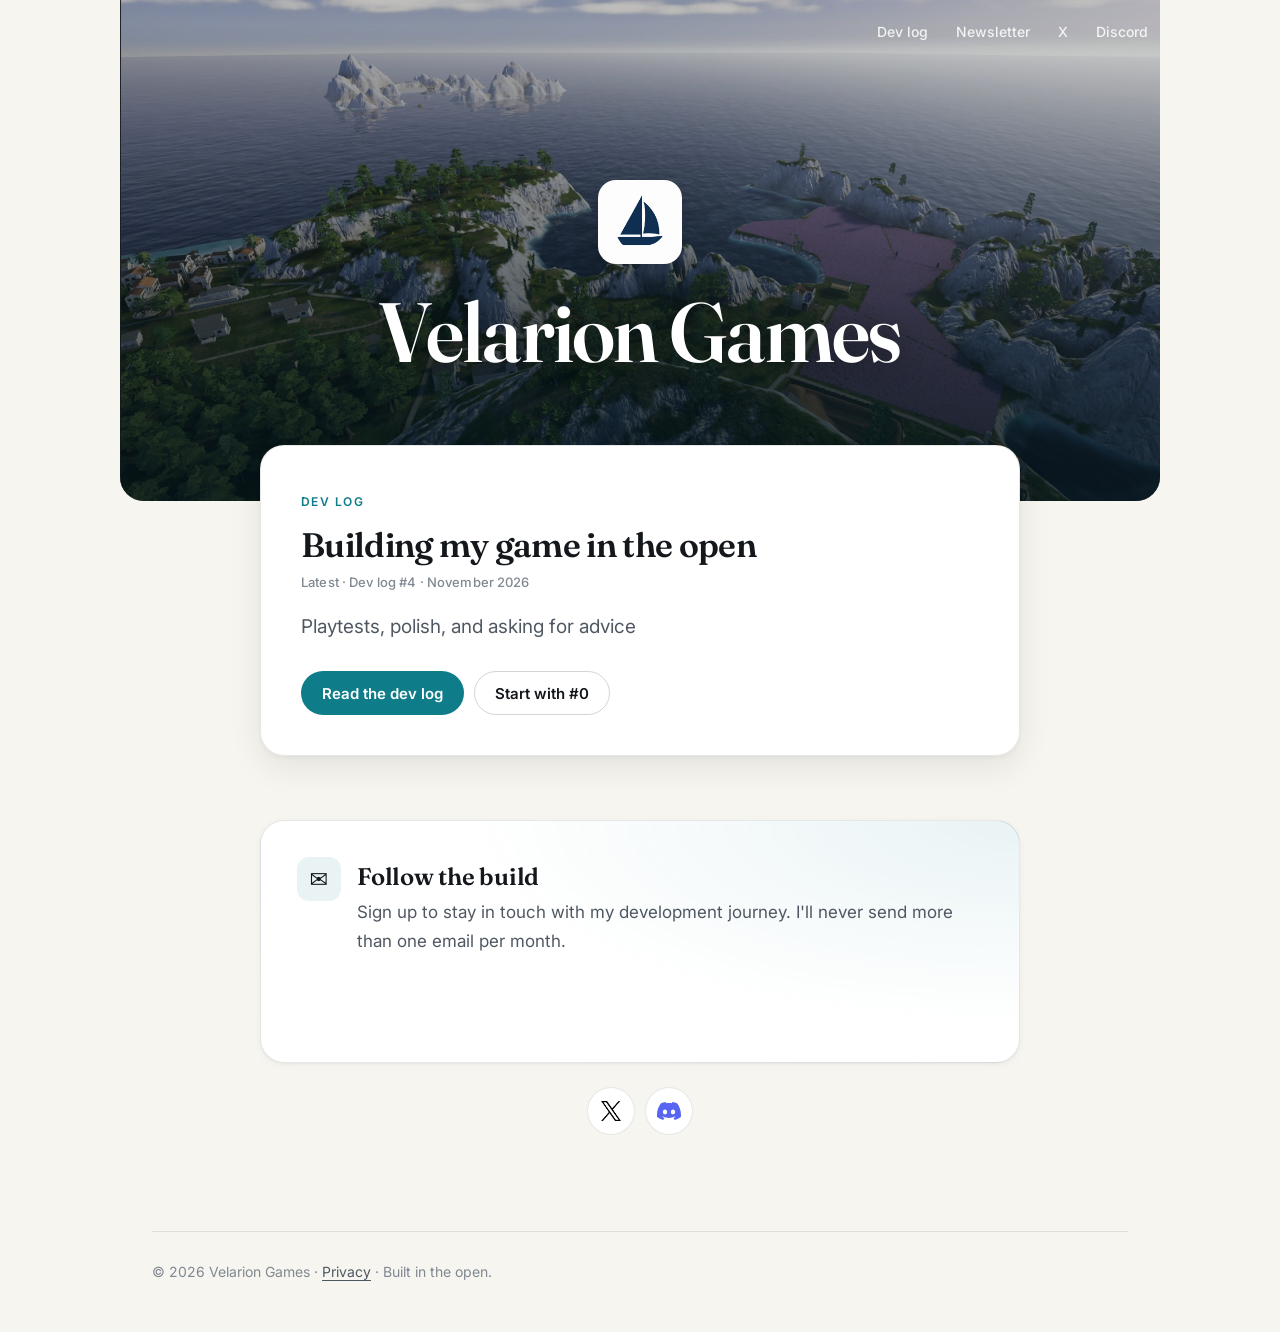
<file: index.html>
<!DOCTYPE html>
<html lang="en">
<head>
  <meta charset="UTF-8">
  <meta name="viewport" content="width=device-width, initial-scale=1">
  <title>Velarion Games</title>
  <meta name="description" content="Velarion Games - building a peaceful logistics island empire builder. Dev log, newsletter, and updates.">
  <link rel="icon" href="assets/velarionicon.png" type="image/png">
  <link rel="stylesheet" href="assets/styles.css">
  <!-- visitor stats: Umami, cookieless; see privacy.html -->
  <script defer src="https://cloud.umami.is/script.js" data-website-id="f9b09959-e14e-4fc7-bab5-a89dfbc5439d" data-domains="velarion.games"></script>
</head>
<body class="page-home">
  <header class="site-header">
    <nav aria-label="Site">
      <a href="devlog/">Dev log</a>
      <a href="#newsletter">Newsletter</a>
      <a href="https://x.com/VelarionGames" rel="noopener noreferrer">X</a>
      <a href="https://discord.gg/VWsafFcXDW" rel="noopener noreferrer">Discord</a>
    </nav>
  </header>
  <main class="notion-shell">
    <section class="notion-hero landing-hero">
      <h1>
        <img class="site-icon site-icon--hero" src="assets/velarionicon.png" alt="" width="48" height="48">
        Velarion Games
      </h1>
    </section>

    <section class="devlog-teaser" aria-labelledby="devlog-teaser-heading">
      <h2 id="devlog-teaser-heading" class="visually-hidden">Dev log</h2>
      <a class="post-link" href="devlog/posts/devlog-4.html">
        <span class="notion-eyebrow">Dev log</span>
        <h3>Building my game in the open</h3>
        <p class="post-meta">Latest · Dev log #4 · November 2026</p>
        <p>Playtests, polish, and asking for advice</p>
      </a>
      <div class="notion-button-group">
        <a class="notion-button" data-variant="secondary" href="devlog/">Read the dev log</a>
        <a class="notion-button" data-variant="tertiary" href="devlog/posts/devlog-0.html">Start with #0</a>
      </div>
    </section>

    <section id="newsletter">
      <div class="notion-callout" data-tone="blue">
        <div>✉️</div>
        <div>
          <strong>Follow the build</strong>
          <p>Sign up to stay in touch with my development journey. I'll never send more than one email per month.</p>
          <div class="form-embed"></div>
        </div>
      </div>
      <nav class="social-icons" aria-label="Social links">
        <a href="https://x.com/VelarionGames" rel="noopener noreferrer" aria-label="Velarion Games on X">
          <img src="assets/x-logo.png" alt="" width="24" height="24">
        </a>
        <a href="https://discord.gg/VWsafFcXDW" rel="noopener noreferrer" aria-label="Velarion Games on Discord">
          <img src="assets/discord-symbol.svg" alt="" width="28" height="22">
        </a>
      </nav>
    </section>

    <p class="notion-footer">© 2026 Velarion Games · <a href="/privacy.html">Privacy</a> · Built in the open.</p>
  </main>
  <script src="assets/newsletter.js" defer></script>
</body>
</html>
</file>
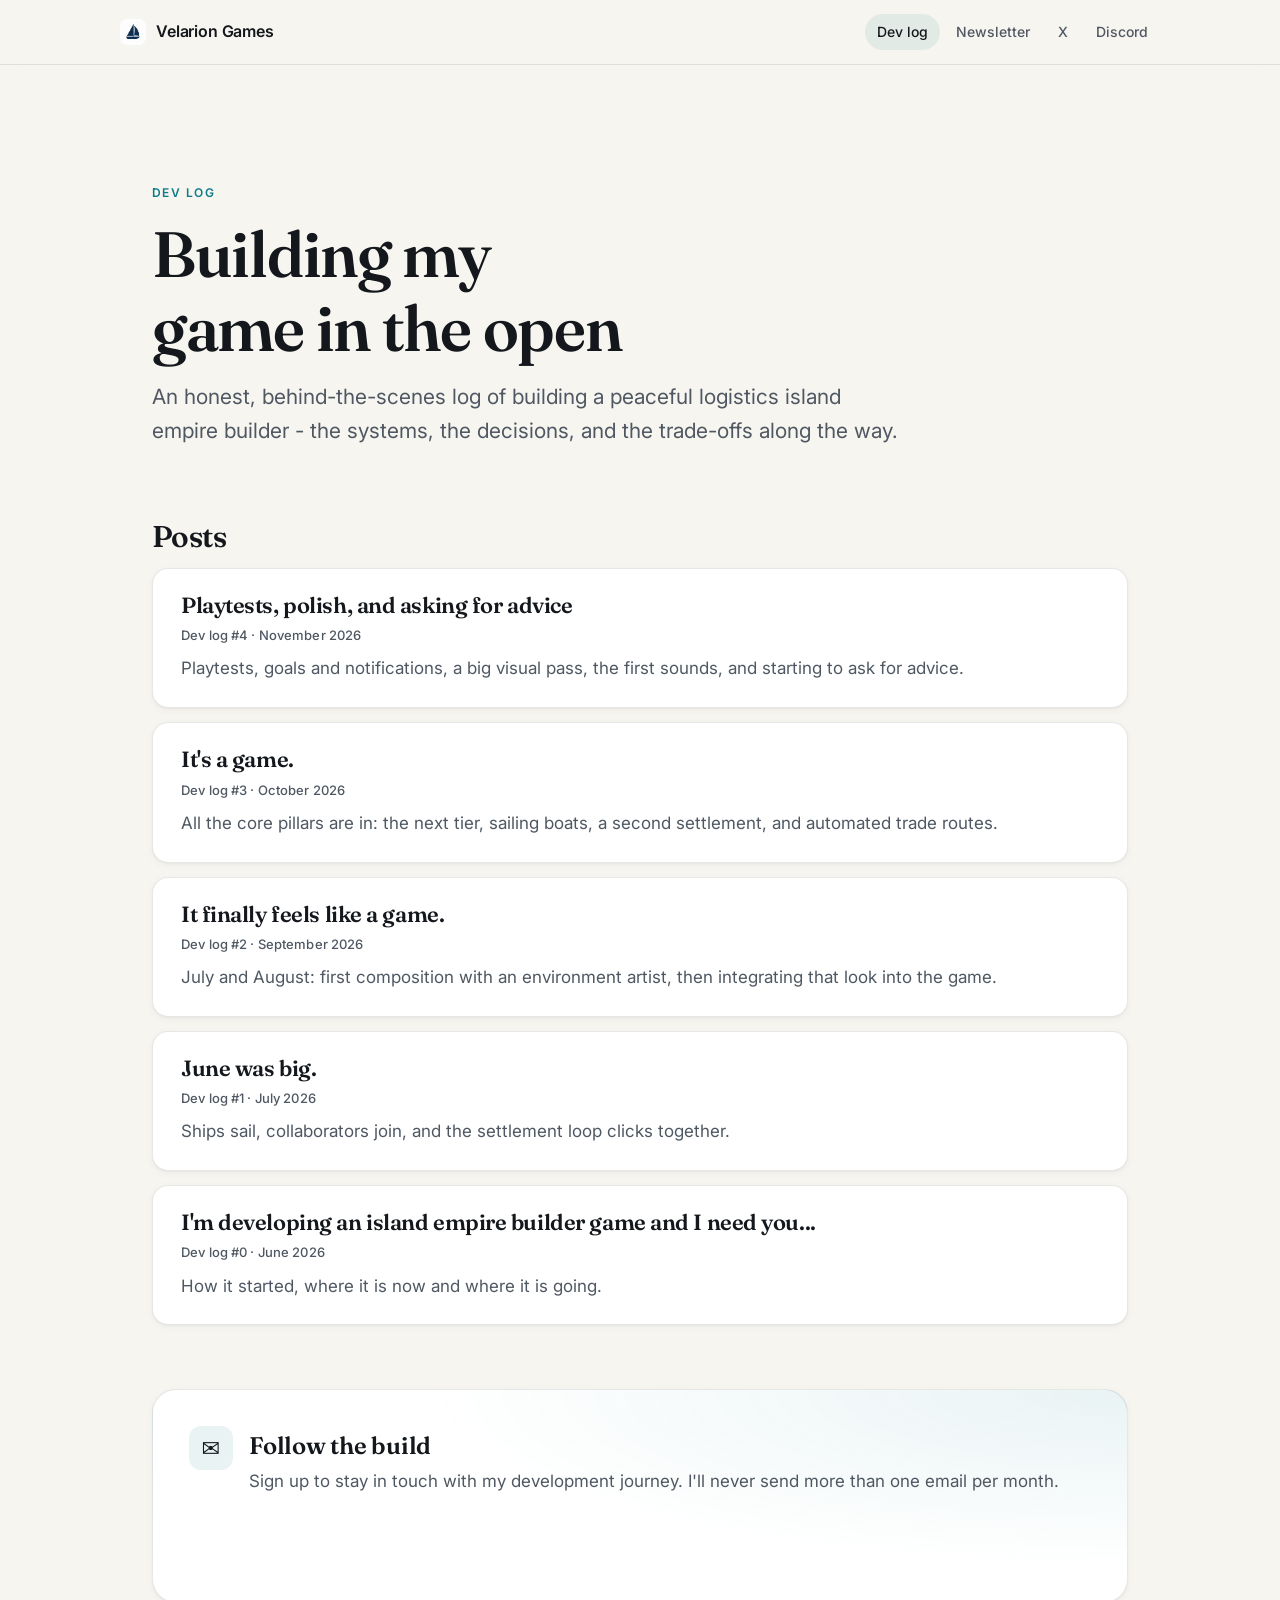
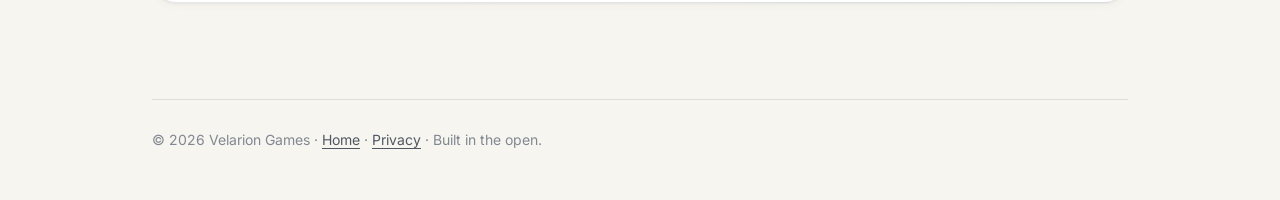
<file: devlog/index.html>
<!DOCTYPE html>
<html lang="en">
<head>
  <meta charset="UTF-8">
  <meta name="viewport" content="width=device-width, initial-scale=1">
  <title>Velarion Games - Dev log</title>
  <meta name="description" content="An honest, behind-the-scenes dev log of building Prospera, a peaceful logistics city builder.">
  <link rel="icon" href="../assets/velarionicon.png" type="image/png">
  <link rel="stylesheet" href="../assets/styles.css">
  <!-- visitor stats: Umami, cookieless; see privacy.html -->
  <script defer src="https://cloud.umami.is/script.js" data-website-id="f9b09959-e14e-4fc7-bab5-a89dfbc5439d" data-domains="velarion.games"></script>
</head>
<body>
  <header class="site-header">
    <a class="brand" href="/">
      <img class="site-icon" src="../assets/velarionicon.png" alt="" width="22" height="22">
      Velarion Games
    </a>
    <nav aria-label="Site">
      <a href="index.html" aria-current="page">Dev log</a>
      <a href="/#newsletter">Newsletter</a>
      <a href="https://x.com/VelarionGames" rel="noopener noreferrer">X</a>
      <a href="https://discord.gg/VWsafFcXDW" rel="noopener noreferrer">Discord</a>
    </nav>
  </header>
  <main class="notion-shell">
    <section class="notion-hero">
      <span class="notion-eyebrow">Dev log</span>
      <h1>Building my game in the open</h1>
      <p>An honest, behind-the-scenes log of building a peaceful logistics island empire builder - the systems, the decisions, and the trade-offs along the way.</p>
    </section>

    <section>
      <h2>Posts</h2>
      <ul class="post-list">
        <li>
          <a class="post-link" href="posts/devlog-4.html">
            <h3>Playtests, polish, and asking for advice</h3>
            <p class="post-meta">Dev log #4 · November 2026</p>
            <p>Playtests, goals and notifications, a big visual pass, the first sounds, and starting to ask for advice.</p>
          </a>
        </li>
        <li>
          <a class="post-link" href="posts/devlog-3.html">
            <h3>It's a game.</h3>
            <p class="post-meta">Dev log #3 · October 2026</p>
            <p>All the core pillars are in: the next tier, sailing boats, a second settlement, and automated trade routes.</p>
          </a>
        </li>
        <li>
          <a class="post-link" href="posts/devlog-2.html">
            <h3>It finally feels like a game.</h3>
            <p class="post-meta">Dev log #2 · September 2026</p>
            <p>July and August: first composition with an environment artist, then integrating that look into the game.</p>
          </a>
        </li>
        <li>
          <a class="post-link" href="posts/devlog-1.html">
            <h3>June was big.</h3>
            <p class="post-meta">Dev log #1 · July 2026</p>
            <p>Ships sail, collaborators join, and the settlement loop clicks together.</p>
          </a>
        </li>
        <li>
          <a class="post-link" href="posts/devlog-0.html">
            <h3>I'm developing an island empire builder game and I need you...</h3>
            <p class="post-meta">Dev log #0 · June 2026</p>
            <p>How it started, where it is now and where it is going.</p>
          </a>
        </li>
      </ul>
    </section>

    <section id="newsletter">
      <div class="notion-callout" data-tone="blue">
        <div>✉️</div>
        <div>
          <strong>Follow the build</strong>
          <p>Sign up to stay in touch with my development journey. I'll never send more than one email per month.</p>
          <div class="form-embed"></div>
        </div>
      </div>
    </section>

    <p class="notion-footer">© 2026 Velarion Games · <a href="/">Home</a> · <a href="/privacy.html">Privacy</a> · Built in the open.</p>
  </main>
  <script src="../assets/newsletter.js" defer></script>
</body>
</html>
</file>
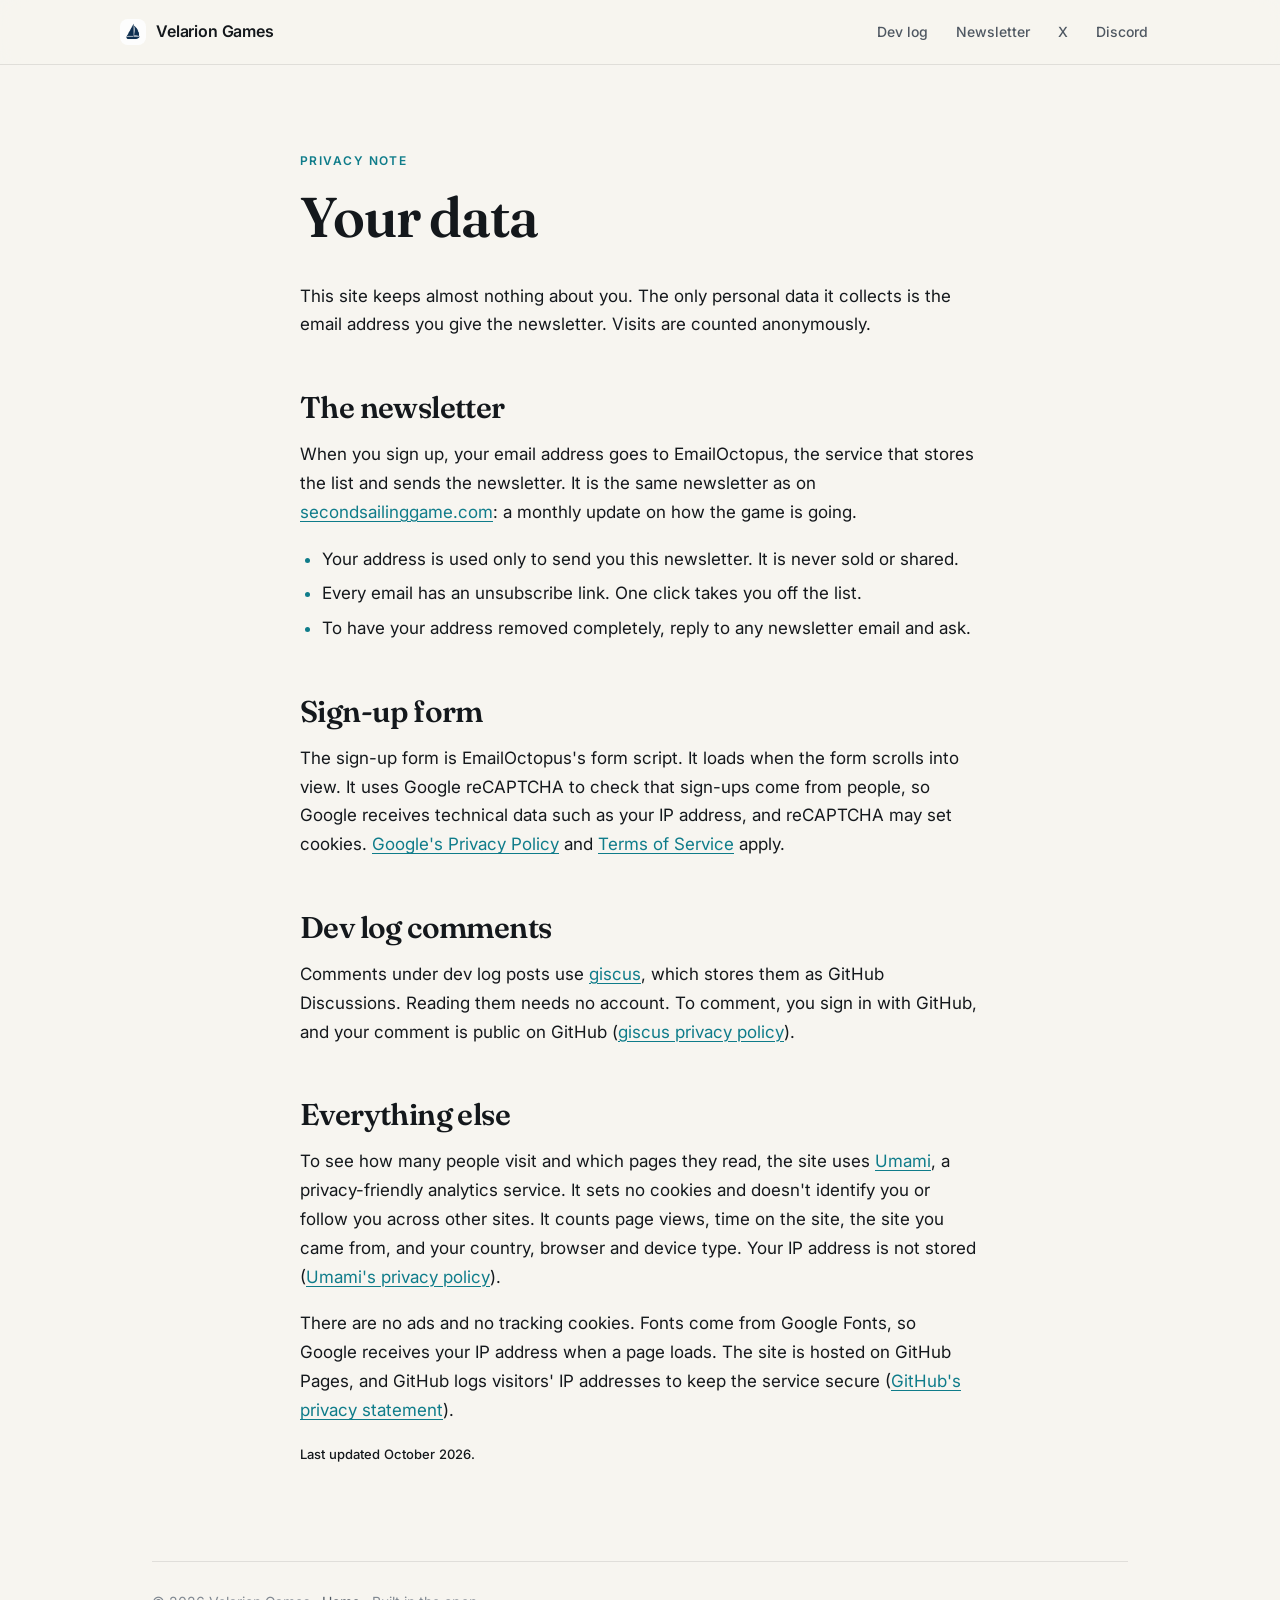
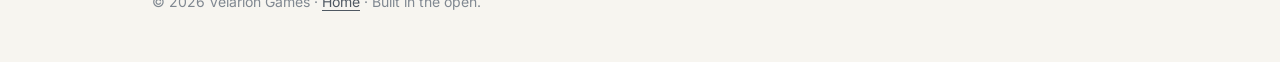
<file: privacy.html>
<!DOCTYPE html>
<html lang="en">
<head>
  <meta charset="UTF-8">
  <meta name="viewport" content="width=device-width, initial-scale=1">
  <title>Velarion Games - Privacy</title>
  <meta name="description" content="What velarion.games collects: your newsletter email address and anonymous visit counts.">
  <link rel="icon" href="assets/velarionicon.png" type="image/png">
  <link rel="stylesheet" href="assets/styles.css">
  <!-- visitor stats: Umami, cookieless; see privacy.html -->
  <script defer src="https://cloud.umami.is/script.js" data-website-id="f9b09959-e14e-4fc7-bab5-a89dfbc5439d" data-domains="velarion.games"></script>
</head>
<body>
  <header class="site-header">
    <a class="brand" href="/">
      <img class="site-icon" src="assets/velarionicon.png" alt="" width="22" height="22">
      Velarion Games
    </a>
    <nav aria-label="Site">
      <a href="devlog/index.html">Dev log</a>
      <a href="/#newsletter">Newsletter</a>
      <a href="https://x.com/VelarionGames" rel="noopener noreferrer">X</a>
      <a href="https://discord.gg/VWsafFcXDW" rel="noopener noreferrer">Discord</a>
    </nav>
  </header>
  <main class="notion-shell">
    <article class="post-article">
      <span class="notion-eyebrow">Privacy note</span>
      <h1>Your data</h1>
      <p>This site keeps almost nothing about you. The only personal data it collects is the email address you give the newsletter. Visits are counted anonymously.</p>

      <h2>The newsletter</h2>
      <p>When you sign up, your email address goes to EmailOctopus, the service that stores the list and sends the newsletter. It is the same newsletter as on <a href="https://secondsailinggame.com/" target="_blank" rel="noopener">secondsailinggame.com</a>: a monthly update on how the game is going.</p>
      <ul>
        <li>Your address is used only to send you this newsletter. It is never sold or shared.</li>
        <li>Every email has an unsubscribe link. One click takes you off the list.</li>
        <li>To have your address removed completely, reply to any newsletter email and ask.</li>
      </ul>

      <h2>Sign-up form</h2>
      <p>The sign-up form is EmailOctopus's form script. It loads when the form scrolls into view. It uses Google reCAPTCHA to check that sign-ups come from people, so Google receives technical data such as your IP address, and reCAPTCHA may set cookies. <a href="https://policies.google.com/privacy" target="_blank" rel="noopener">Google's Privacy Policy</a> and <a href="https://policies.google.com/terms" target="_blank" rel="noopener">Terms of Service</a> apply.</p>

      <h2>Dev log comments</h2>
      <p>Comments under dev log posts use <a href="https://giscus.app/" target="_blank" rel="noopener">giscus</a>, which stores them as GitHub Discussions. Reading them needs no account. To comment, you sign in with GitHub, and your comment is public on GitHub (<a href="https://github.com/giscus/giscus/blob/main/PRIVACY-POLICY.md" target="_blank" rel="noopener">giscus privacy policy</a>).</p>

      <h2>Everything else</h2>
      <p>To see how many people visit and which pages they read, the site uses <a href="https://umami.is/" target="_blank" rel="noopener">Umami</a>, a privacy-friendly analytics service. It sets no cookies and doesn't identify you or follow you across other sites. It counts page views, time on the site, the site you came from, and your country, browser and device type. Your IP address is not stored (<a href="https://umami.is/privacy" target="_blank" rel="noopener">Umami's privacy policy</a>).</p>
      <p>There are no ads and no tracking cookies. Fonts come from Google Fonts, so Google receives your IP address when a page loads. The site is hosted on GitHub Pages, and GitHub logs visitors' IP addresses to keep the service secure (<a href="https://docs.github.com/en/site-policy/privacy-policies/github-general-privacy-statement" target="_blank" rel="noopener">GitHub's privacy statement</a>).</p>
      <p class="post-meta">Last updated October 2026.</p>
    </article>

    <p class="notion-footer">© 2026 Velarion Games · <a href="/">Home</a> · Built in the open.</p>
  </main>
</body>
</html>
</file>
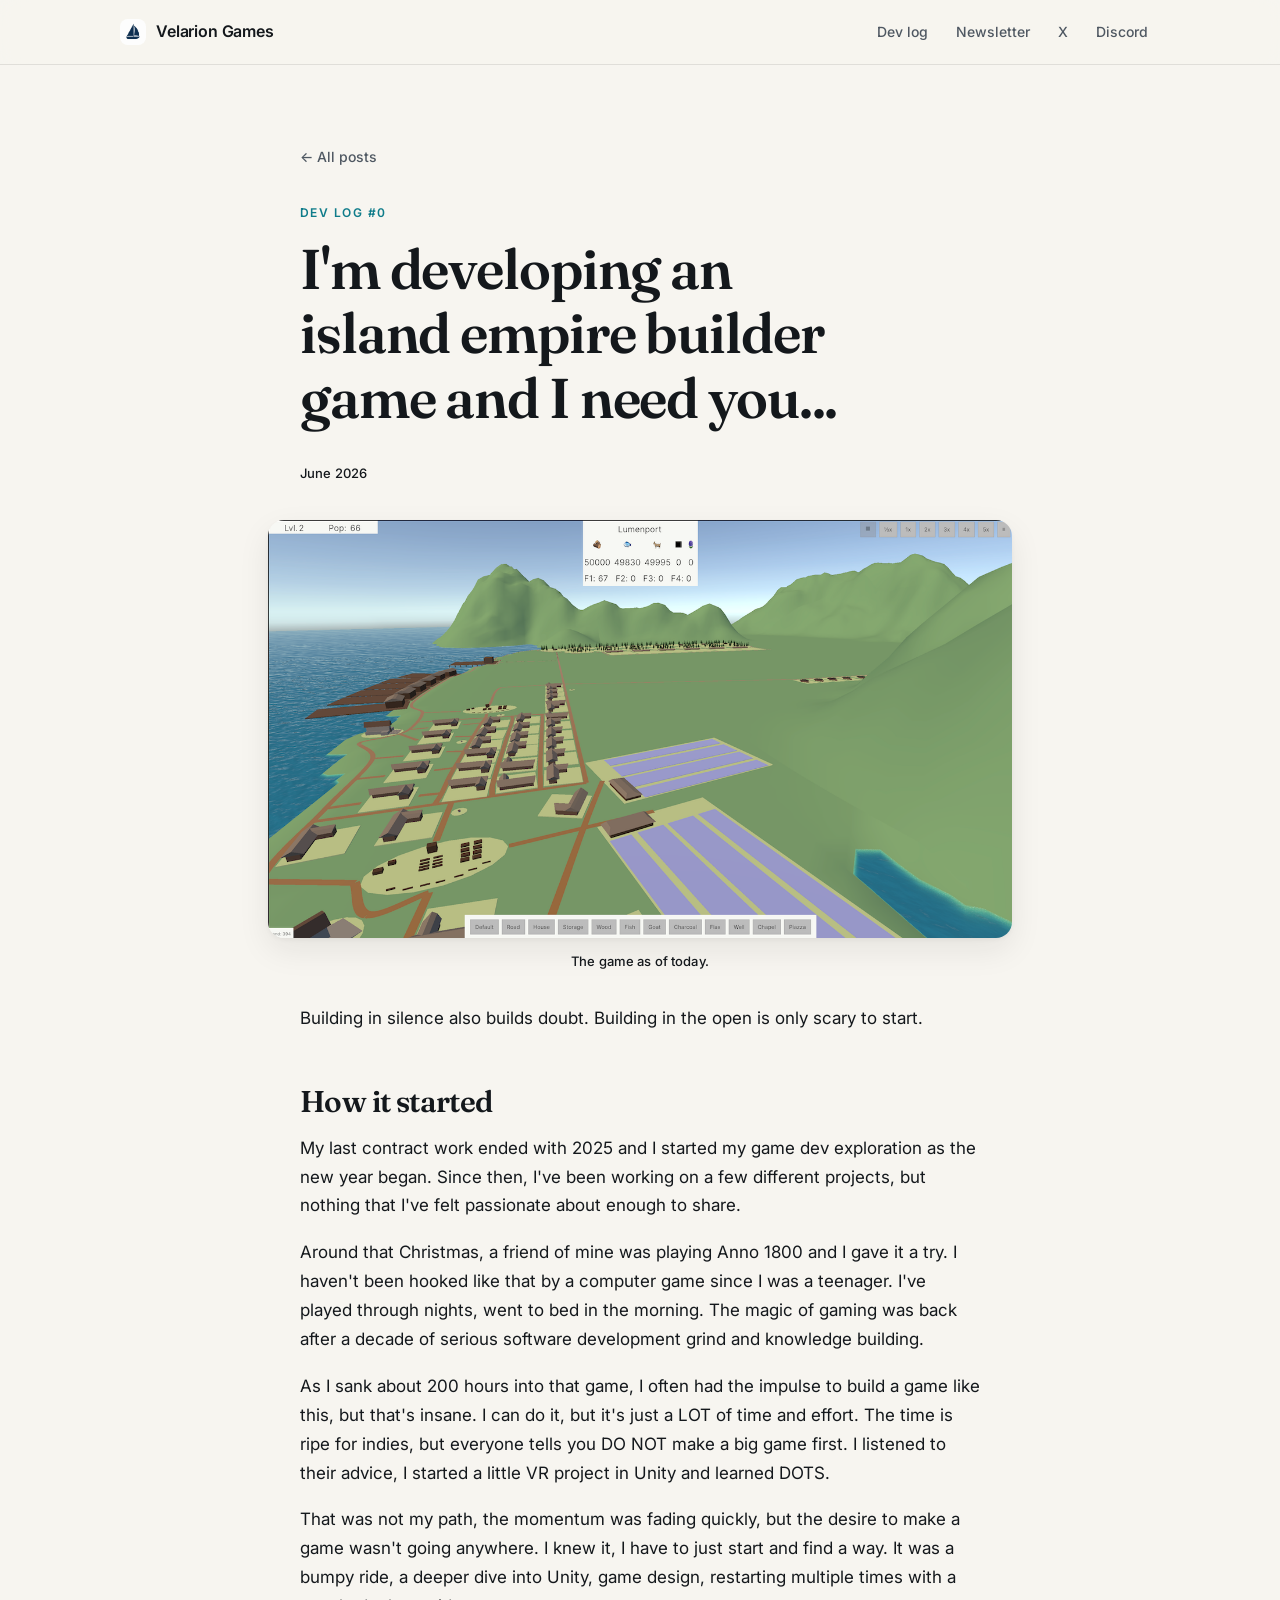
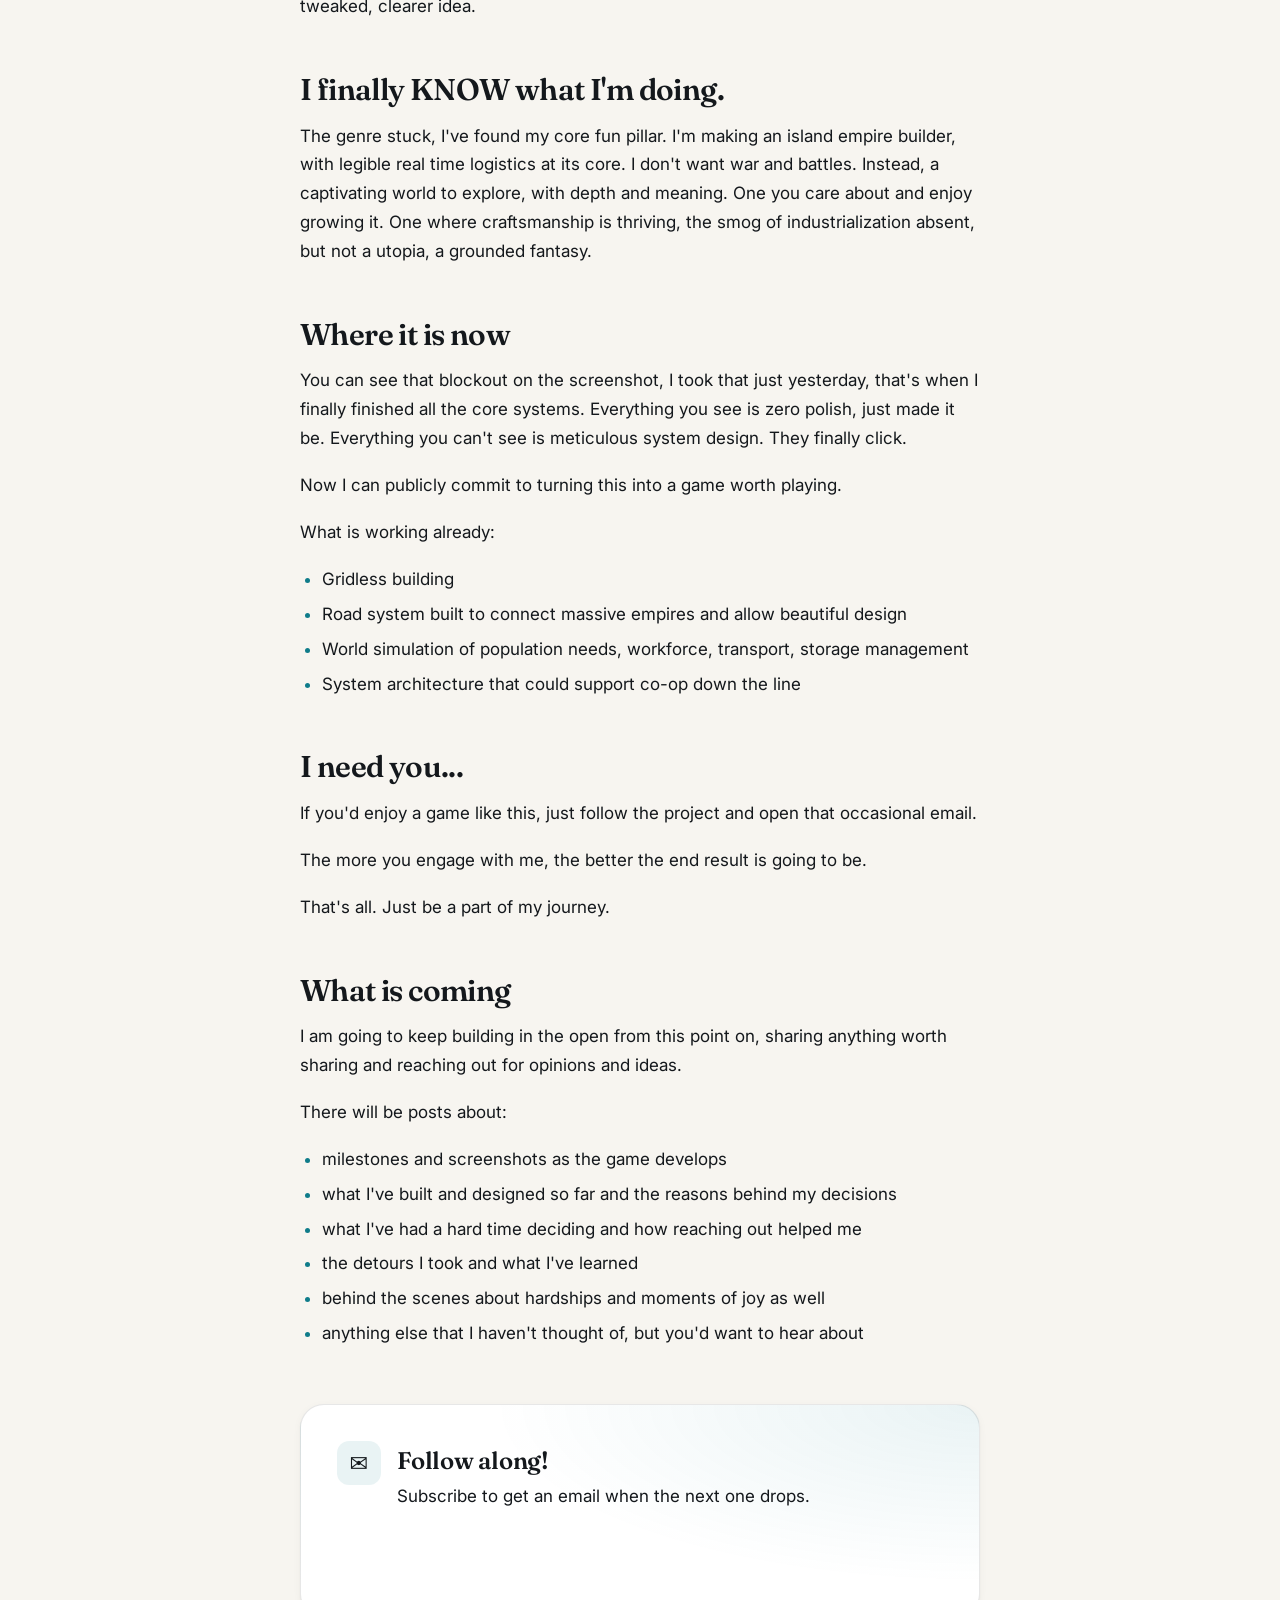
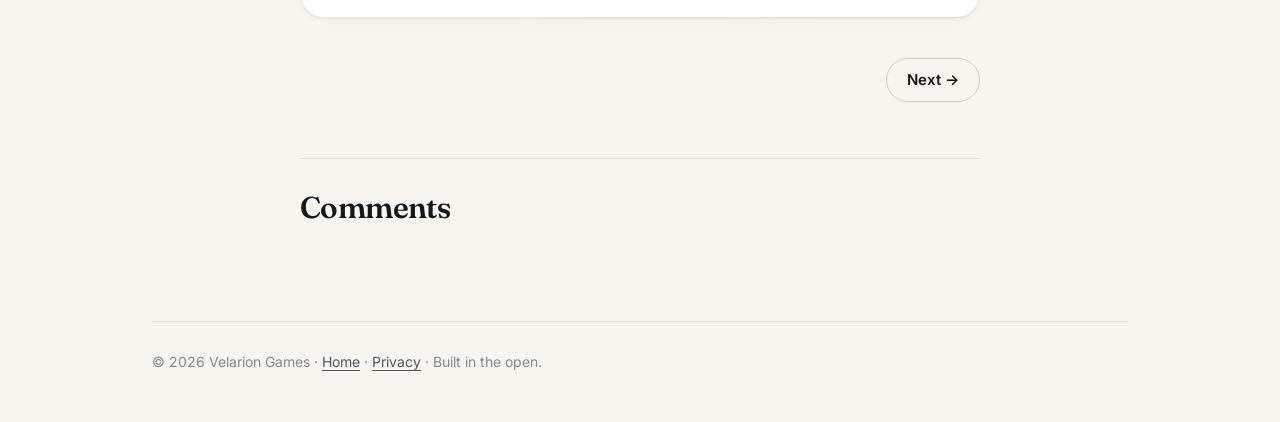
<file: devlog/posts/devlog-0.html>
<!DOCTYPE html>
<html lang="en">
<head>
  <meta charset="UTF-8">
  <meta name="viewport" content="width=device-width, initial-scale=1">
  <title>I'm developing an island empire builder game and I need you... - Velarion Games Dev log</title>
  <meta name="description" content="How it started, where it is now, and where a peaceful island empire builder is going.">
  <link rel="icon" href="../../assets/velarionicon.png" type="image/png">
  <link rel="stylesheet" href="../../assets/styles.css">
  <!-- visitor stats: Umami, cookieless; see privacy.html -->
  <script defer src="https://cloud.umami.is/script.js" data-website-id="f9b09959-e14e-4fc7-bab5-a89dfbc5439d" data-domains="velarion.games"></script>
</head>
<body>
  <header class="site-header">
    <a class="brand" href="/">
      <img class="site-icon" src="../../assets/velarionicon.png" alt="" width="22" height="22">
      Velarion Games
    </a>
    <nav aria-label="Site">
      <a href="../index.html">Dev log</a>
      <a href="/#newsletter">Newsletter</a>
      <a href="https://x.com/VelarionGames" rel="noopener noreferrer">X</a>
      <a href="https://discord.gg/VWsafFcXDW" rel="noopener noreferrer">Discord</a>
    </nav>
  </header>
  <main class="notion-shell">
    <article class="post-article">
      <a class="back-link" href="../index.html">← All posts</a>
      <span class="notion-eyebrow">Dev log #0</span>
      <h1>I'm developing an island empire builder game and I need you...</h1>
      <p class="post-meta">June 2026</p>
      <img src="../../assets/post 0.png" alt="Screenshot of the city builder game the author is building, showing a coastal settlement on an island. Houses, farmland, and docks.">
      <p class="post-meta">The game as of today.</p>

      <p>Building in silence also builds doubt. Building in the open is only scary to start.</p>

      <h2>How it started</h2>

      <p>My last contract work ended with 2025 and I started my game dev exploration as the new year began. Since then, I've been working on a few different projects, but nothing that I've felt passionate about enough to share.</p>

      <p>Around that Christmas, a friend of mine was playing Anno 1800 and I gave it a try. I haven't been hooked like that by a computer game since I was a teenager. I've played through nights, went to bed in the morning. The magic of gaming was back after a decade of serious software development grind and knowledge building.</p>

      <p>As I sank about 200 hours into that game, I often had the impulse to build a game like this, but that's insane. I can do it, but it's just a LOT of time and effort. The time is ripe for indies, but everyone tells you DO NOT make a big game first. I listened to their advice, I started a little VR project in Unity and learned DOTS.</p>

      <p>That was not my path, the momentum was fading quickly, but the desire to make a game wasn't going anywhere. I knew it, I have to just start and find a way. It was a bumpy ride, a deeper dive into Unity, game design, restarting multiple times with a tweaked, clearer idea.</p>

      <h2>I finally KNOW what I'm doing.</h2>

      <p>The genre stuck, I've found my core fun pillar. I'm making an island empire builder, with legible real time logistics at its core. I don't want war and battles. Instead, a captivating world to explore, with depth and meaning. One you care about and enjoy growing it. One where craftsmanship is thriving, the smog of industrialization absent, but not a utopia, a grounded fantasy.</p>

      <h2>Where it is now</h2>

      <p>You can see that blockout on the screenshot, I took that just yesterday, that's when I finally finished all the core systems. Everything you see is zero polish, just made it be. Everything you can't see is meticulous system design. They finally click.</p>
      <p>Now I can publicly commit to turning this into a game worth playing.</p>
      <p>What is working already:</p>
      <ul>
        <li>Gridless building</li>
        <li>Road system built to connect massive empires and allow beautiful design</li>
        <li>World simulation of population needs, workforce, transport, storage management</li>
        <li>System architecture that could support co-op down the line</li>
      </ul>

      <h2>I need you...</h2>
      
      <p>If you'd enjoy a game like this, just follow the project and open that occasional email.</p>

      <p>The more you engage with me, the better the end result is going to be.</p>

      <p>That's all. Just be a part of my journey.</p>

      <h2>What is coming</h2>
      
      <p>I am going to keep building in the open from this point on, sharing anything worth sharing and reaching out for opinions and ideas.</p>

      <p>There will be posts about:</p>
      <ul>
        <li>milestones and screenshots as the game develops</li>
        <li>what I've built and designed so far and the reasons behind my decisions</li>
        <li>what I've had a hard time deciding and how reaching out helped me</li>
        <li>the detours I took and what I've learned</li>
        <li>behind the scenes about hardships and moments of joy as well</li>
        <li>anything else that I haven't thought of, but you'd want to hear about</li>
      </ul>

      <div class="notion-callout" data-tone="blue">
        <div>✉️</div>
        <div>
          <strong>Follow along!</strong>
          <p>Subscribe to get an email when the next one drops.</p>
          <div class="form-embed"></div>
        </div>
      </div>

      <nav class="post-nav" aria-label="Post">
        <a class="notion-button post-nav-next" data-variant="secondary" href="devlog-1.html">Next →</a>
      </nav>

      <section class="comments">
        <h2>Comments</h2>
        <script src="https://giscus.app/client.js"
        data-repo="velarion-games/velarion-games.github.io"
        data-repo-id="R_kgDOQKMoDw"
        data-category="General"
        data-category-id="DIC_kwDOQKMoD84C-fCo"
        data-mapping="title"
        data-strict="0"
        data-reactions-enabled="1"
        data-emit-metadata="0"
        data-input-position="top"
        data-theme="preferred_color_scheme"
        data-lang="en"
        data-loading="lazy"
        crossorigin="anonymous"
        async>
        </script>
      </section>
    </article>

    <p class="notion-footer">© 2026 Velarion Games · <a href="/">Home</a> · <a href="/privacy.html">Privacy</a> · Built in the open.</p>
  </main>
  <script src="../../assets/newsletter.js" defer></script>
</body>
</html>
</file>
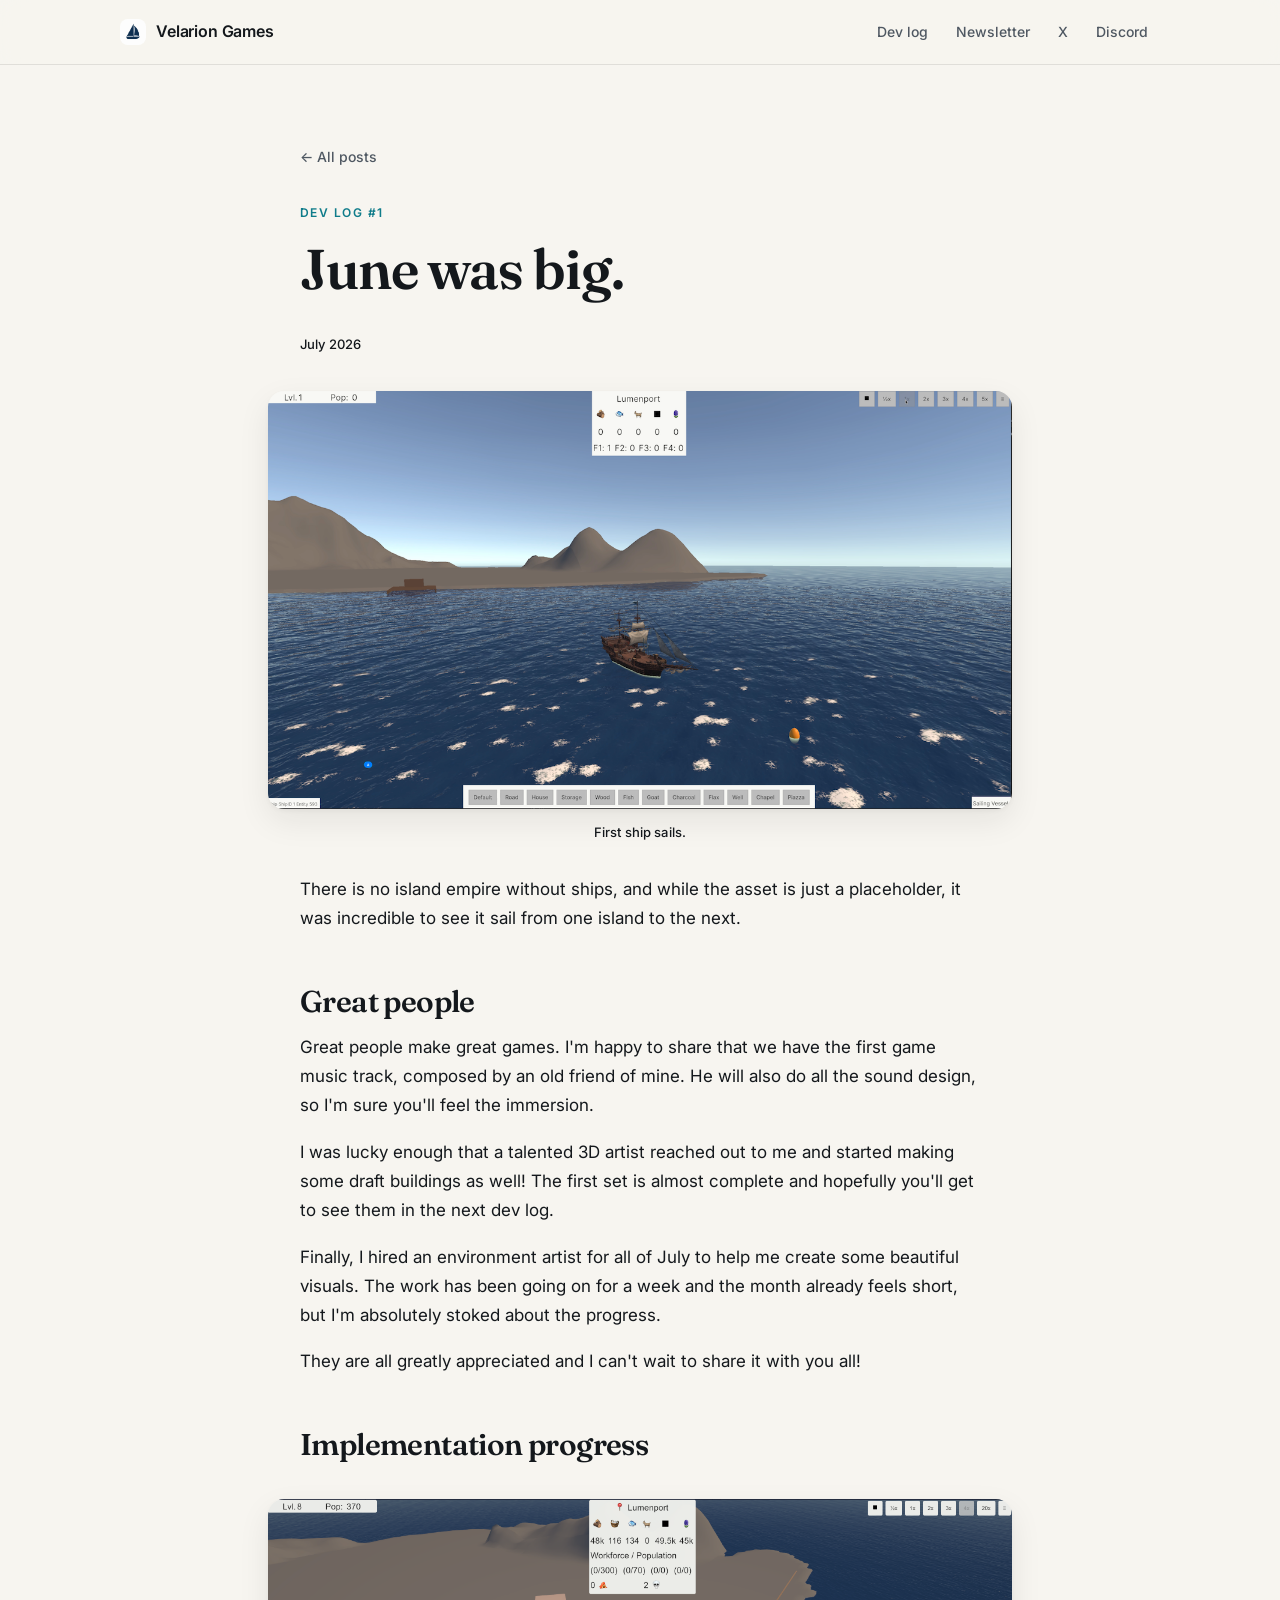
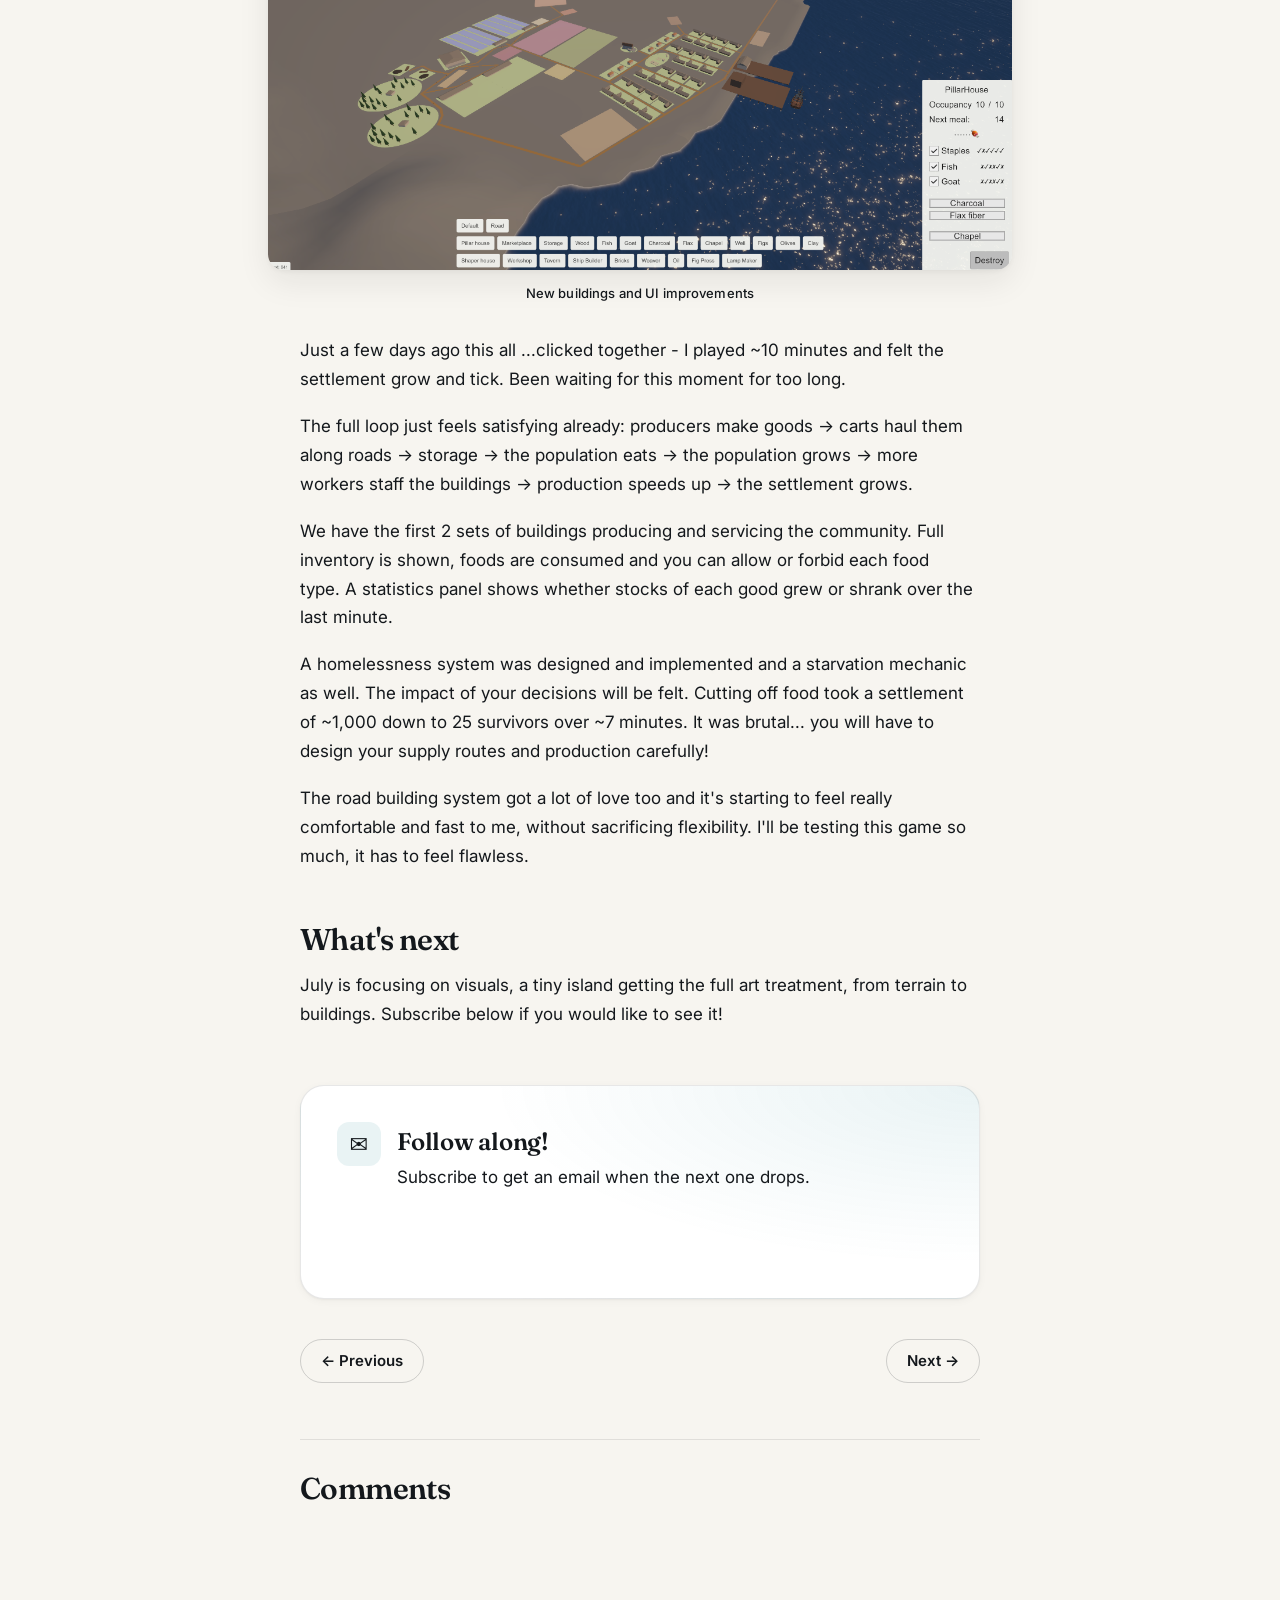
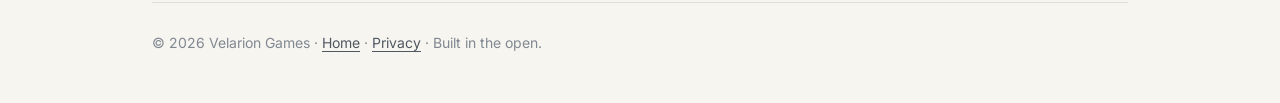
<file: devlog/posts/devlog-1.html>
<!DOCTYPE html>
<html lang="en">
<head>
  <meta charset="UTF-8">
  <meta name="viewport" content="width=device-width, initial-scale=1">
  <title>June was big. - Velarion Games Dev log</title>
  <meta name="description" content="June dev log: first ship sails, collaborators join on music and art, and the settlement production loop clicks together.">
  <link rel="icon" href="../../assets/velarionicon.png" type="image/png">
  <link rel="stylesheet" href="../../assets/styles.css">
  <!-- visitor stats: Umami, cookieless; see privacy.html -->
  <script defer src="https://cloud.umami.is/script.js" data-website-id="f9b09959-e14e-4fc7-bab5-a89dfbc5439d" data-domains="velarion.games"></script>
</head>
<body>
  <header class="site-header">
    <a class="brand" href="/">
      <img class="site-icon" src="../../assets/velarionicon.png" alt="" width="22" height="22">
      Velarion Games
    </a>
    <nav aria-label="Site">
      <a href="../index.html">Dev log</a>
      <a href="/#newsletter">Newsletter</a>
      <a href="https://x.com/VelarionGames" rel="noopener noreferrer">X</a>
      <a href="https://discord.gg/VWsafFcXDW" rel="noopener noreferrer">Discord</a>
    </nav>
  </header>
  <main class="notion-shell">
    <article class="post-article">
      <a class="back-link" href="../index.html">← All posts</a>
      <span class="notion-eyebrow">Dev log #1</span>
      <h1>June was big.</h1>
      <p class="post-meta">July 2026</p>
      <img src="../../assets/post 1-ship.png" alt="In game screenshot of the first ship sailing">
      <p class="post-meta">First ship sails.</p>

      <p>There is no island empire without ships, and while the asset is just a placeholder, it was incredible to see it sail from one island to the next.</p>

      <h2>Great people</h2>

      <p>Great people make great games. I'm happy to share that we have the first game music track, composed by an old friend of mine. He will also do all the sound design, so I'm sure you'll feel the immersion.</p>

      <p>I was lucky enough that a talented 3D artist reached out to me and started making some draft buildings as well! The first set is almost complete and hopefully you'll get to see them in the next dev log.</p>

      <p>Finally, I hired an environment artist for all of July to help me create some beautiful visuals. The work has been going on for a week and the month already feels short, but I'm absolutely stoked about the progress.</p>
      
      <p>They are all greatly appreciated and I can't wait to share it with you all!</p>

      <h2>Implementation progress</h2>

      <img src="../../assets/post 1-island.png" alt="Birds eye view of the main island in blockout form with game UI">
      <p class="post-meta">New buildings and UI improvements</p>

      <p>Just a few days ago this all ...clicked together - I played ~10 minutes and felt the settlement grow and tick. Been waiting for this moment for too long.</p>

      <p>The full loop just feels satisfying already: producers make goods -> carts haul them along roads -> storage -> the population eats -> the population grows -> more workers staff the buildings -> production speeds up -> the settlement grows.</p>

      <p>We have the first 2 sets of buildings producing and servicing the community. Full inventory is shown, foods are consumed and you can allow or forbid each food type. A statistics panel shows whether stocks of each good grew or shrank over the last minute.</p>
      
      <p>A homelessness system was designed and implemented and a starvation mechanic as well. The impact of your decisions will be felt. Cutting off food took a settlement of ~1,000 down to 25 survivors over ~7 minutes. It was brutal... you will have to design your supply routes and production carefully!</p>
      
      <p>The road building system got a lot of love too and it's starting to feel really comfortable and fast to me, without sacrificing flexibility. I'll be testing this game so much, it has to feel flawless.</p>

      <h2>What's next</h2>

      <p>July is focusing on visuals, a tiny island getting the full art treatment, from terrain to buildings. Subscribe below if you would like to see it!</p>

      <div class="notion-callout" data-tone="blue">
        <div>✉️</div>
        <div>
          <strong>Follow along!</strong>
          <p>Subscribe to get an email when the next one drops.</p>
          <div class="form-embed"></div>
        </div>
      </div>

      <nav class="post-nav" aria-label="Post">
        <a class="notion-button" data-variant="secondary" href="devlog-0.html">← Previous</a>
        <a class="notion-button post-nav-next" data-variant="secondary" href="devlog-2.html">Next →</a>
      </nav>

      <section class="comments">
        <h2>Comments</h2>
        <script src="https://giscus.app/client.js"
        data-repo="velarion-games/velarion-games.github.io"
        data-repo-id="R_kgDOQKMoDw"
        data-category="General"
        data-category-id="DIC_kwDOQKMoD84C-fCo"
        data-mapping="title"
        data-strict="0"
        data-reactions-enabled="1"
        data-emit-metadata="0"
        data-input-position="top"
        data-theme="preferred_color_scheme"
        data-lang="en"
        data-loading="lazy"
        crossorigin="anonymous"
        async>
        </script>
      </section>
    </article>

    <p class="notion-footer">© 2026 Velarion Games · <a href="/">Home</a> · <a href="/privacy.html">Privacy</a> · Built in the open.</p>
  </main>
  <script src="../../assets/newsletter.js" defer></script>
</body>
</html>
</file>
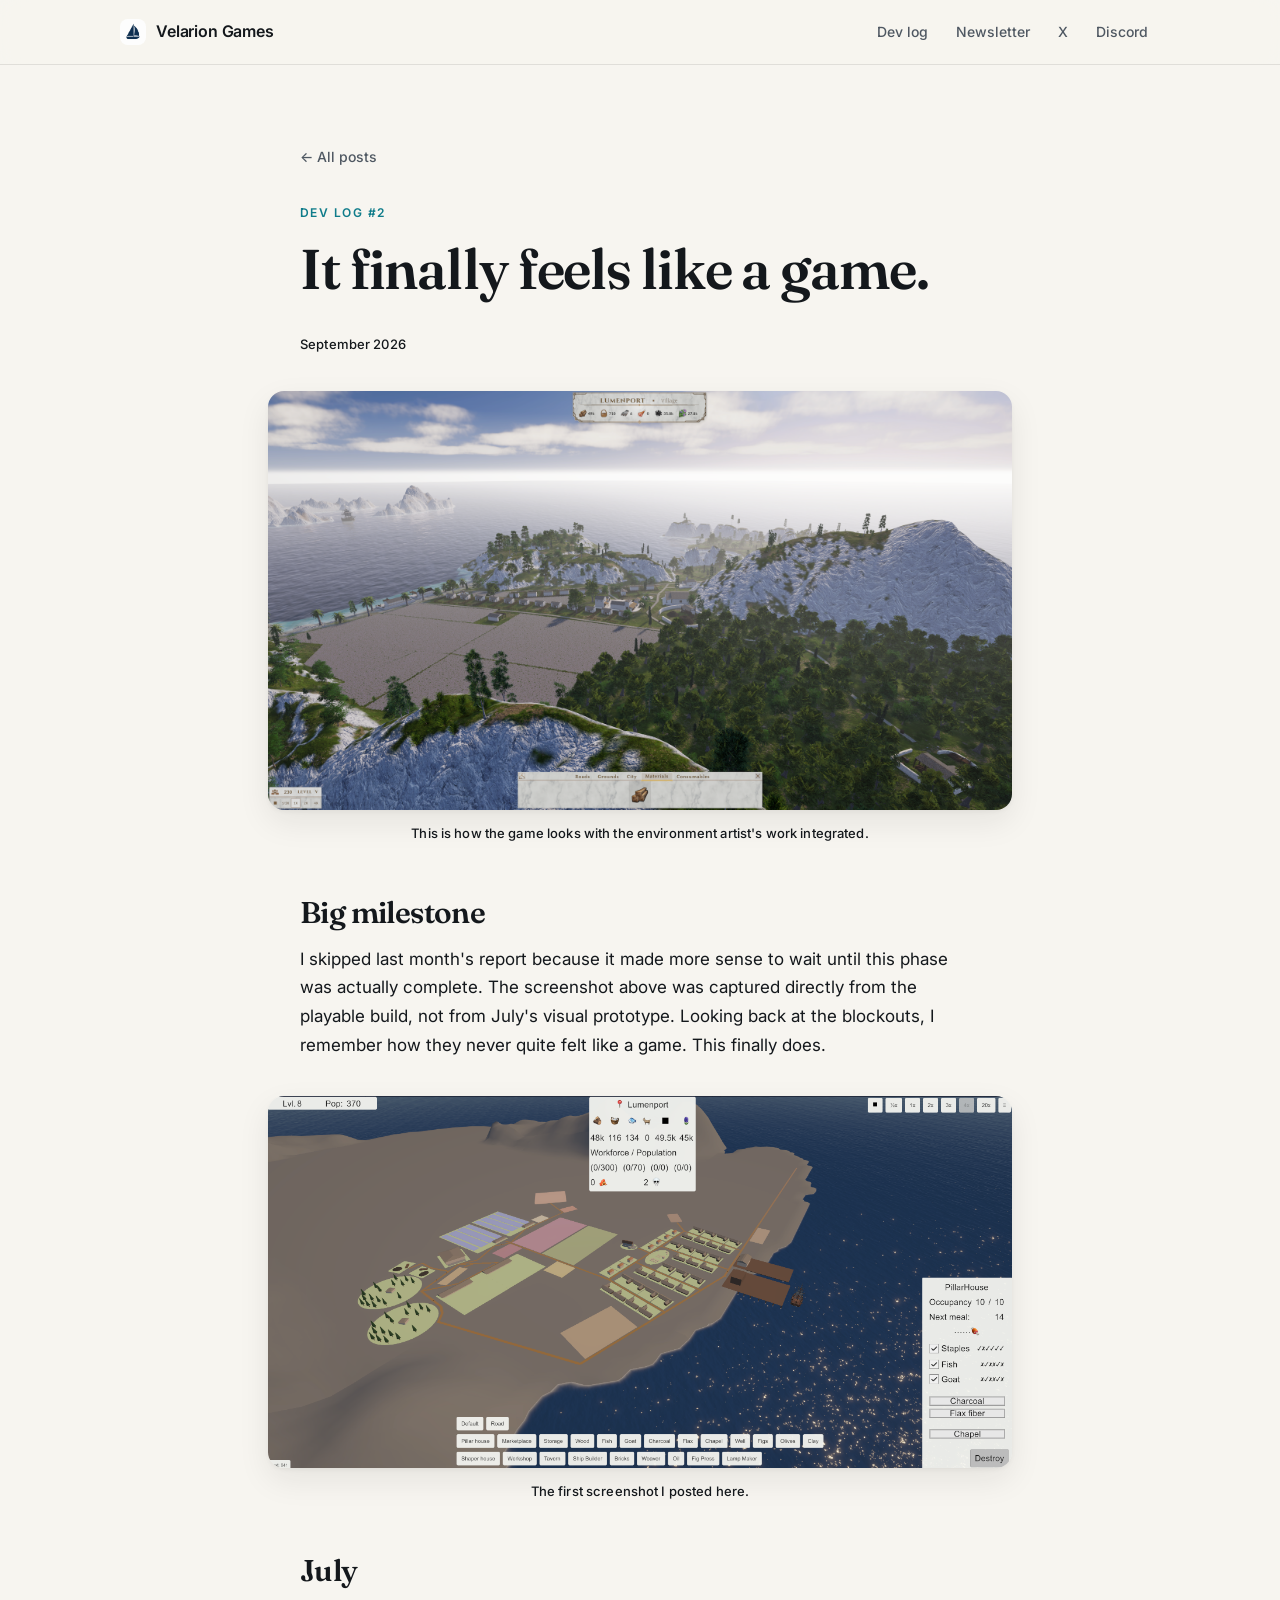
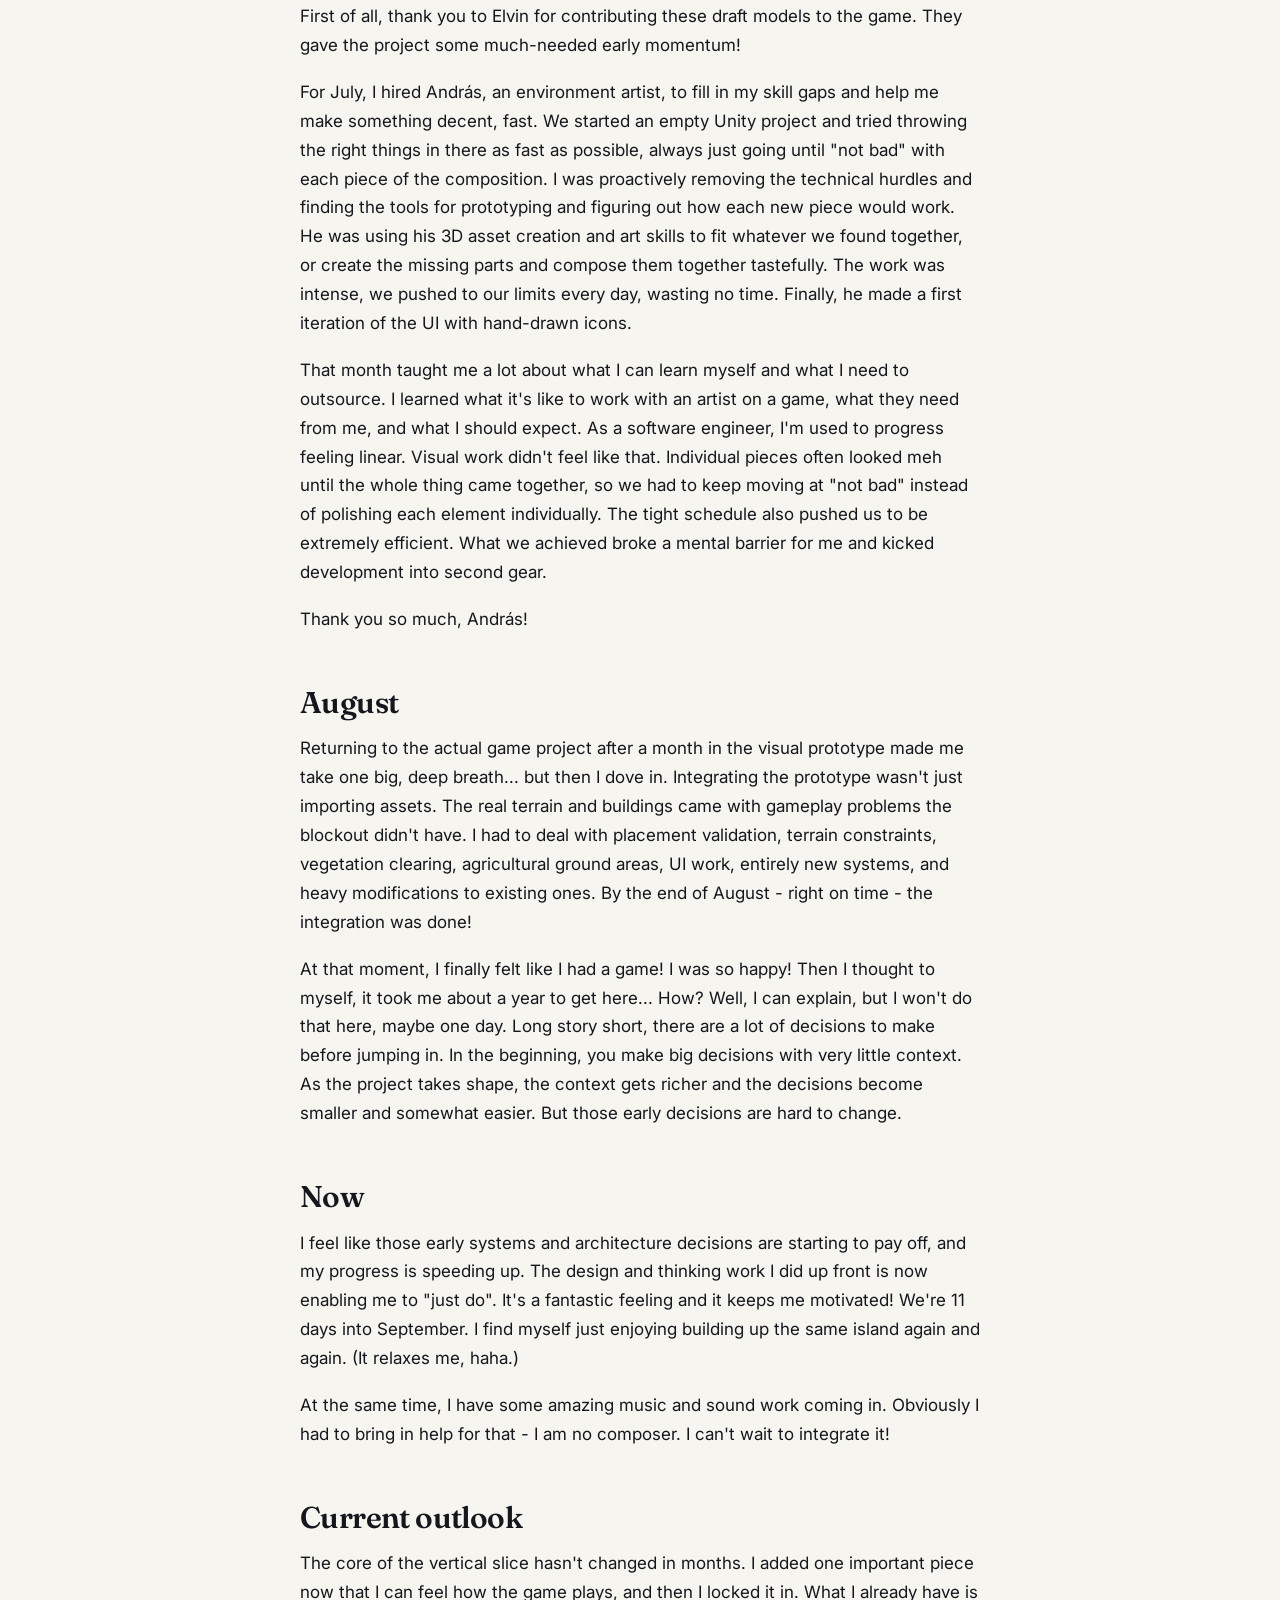
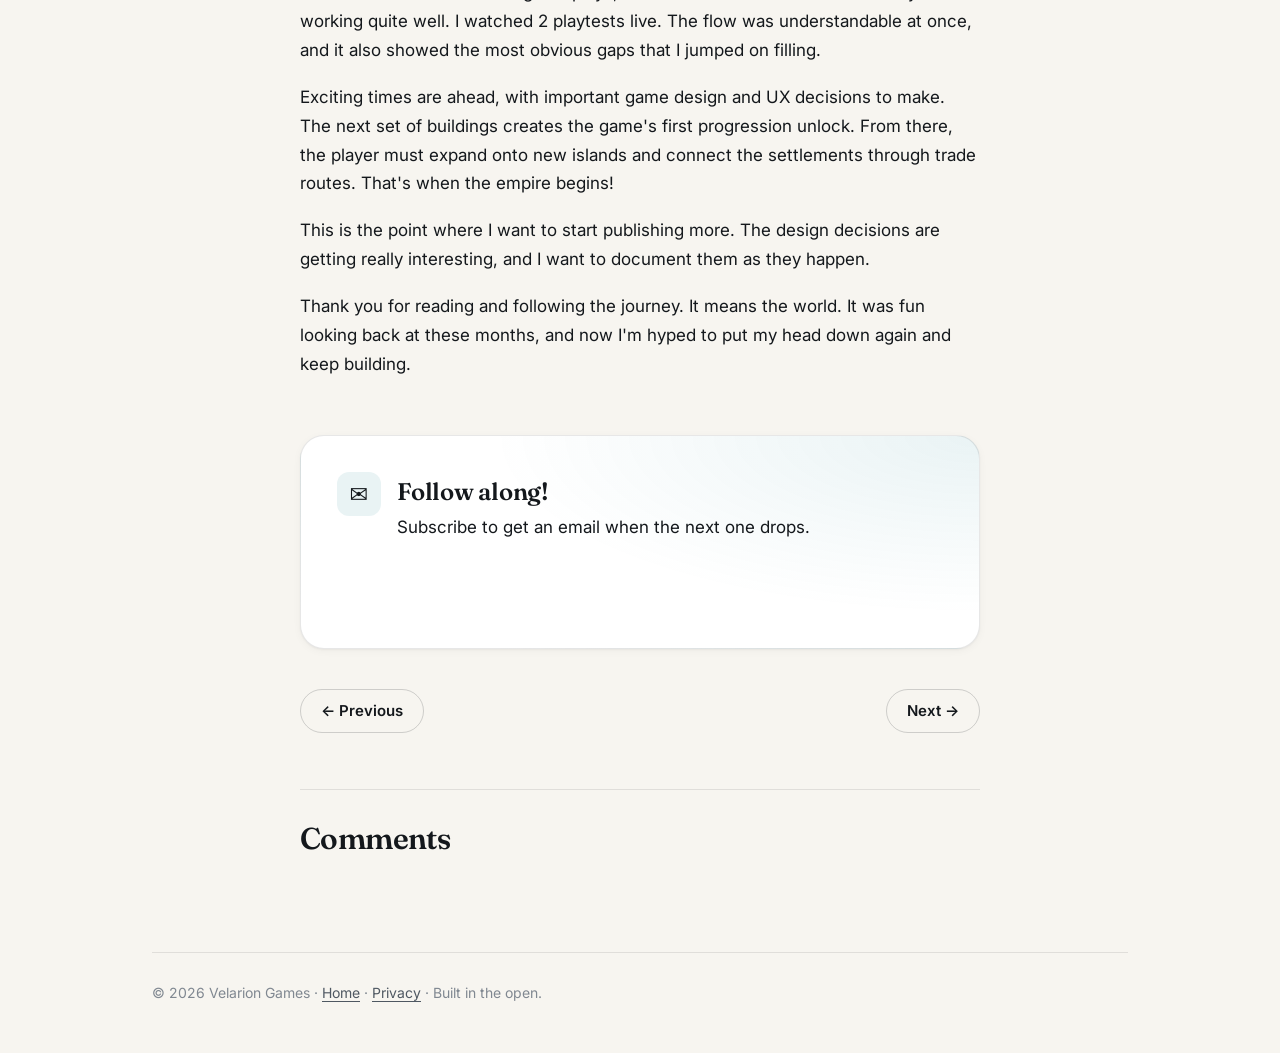
<file: devlog/posts/devlog-2.html>
<!DOCTYPE html>
<html lang="en">
<head>
  <meta charset="UTF-8">
  <meta name="viewport" content="width=device-width, initial-scale=1">
  <title>It finally feels like a game. - Velarion Games Dev log</title>
  <meta name="description" content="July and August: first composition with an environment artist, then integrating that look into the game.">
  <link rel="icon" href="../../assets/velarionicon.png" type="image/png">
  <link rel="stylesheet" href="../../assets/styles.css">
  <!-- visitor stats: Umami, cookieless; see privacy.html -->
  <script defer src="https://cloud.umami.is/script.js" data-website-id="f9b09959-e14e-4fc7-bab5-a89dfbc5439d" data-domains="velarion.games"></script>
</head>
<body>
  <header class="site-header">
    <a class="brand" href="/">
      <img class="site-icon" src="../../assets/velarionicon.png" alt="" width="22" height="22">
      Velarion Games
    </a>
    <nav aria-label="Site">
      <a href="../index.html">Dev log</a>
      <a href="/#newsletter">Newsletter</a>
      <a href="https://x.com/VelarionGames" rel="noopener noreferrer">X</a>
      <a href="https://discord.gg/VWsafFcXDW" rel="noopener noreferrer">Discord</a>
    </nav>
  </header>
  <main class="notion-shell">
    <article class="post-article">
      <a class="back-link" href="../index.html">← All posts</a>
      <span class="notion-eyebrow">Dev log #2</span>
      <h1>It finally feels like a game.</h1>
      <p class="post-meta">September 2026</p>
      <img src="../../assets/post-2-island.png" alt="In game screenshot showing how the game looks with the environment artist's work integrated.">
      <p class="post-meta">This is how the game looks with the environment artist's work integrated.</p>

      <h2>Big milestone</h2>

      <p>
        I skipped last month's report because it made more sense to wait until this phase was actually complete.
        The screenshot above was captured directly from the playable build, not from July's visual prototype.
        Looking back at the blockouts, I remember how they never quite felt like a game. This finally does.
      </p>

      <img src="../../assets/post 1-island.png" alt="Screenshot of the game's blockout from my previous post.">
      <p class="post-meta">The first screenshot I posted here.</p>

      <h2>July</h2>

      <p>
        First of all, thank you to Elvin for contributing these draft models to the game. They gave the project some much-needed early momentum!
      </p>

      <p>
        For July, I hired András, an environment artist, to fill in my skill gaps and help me make something decent, fast.
        We started an empty Unity project and tried throwing the right things in there as fast as possible, always just going until "not bad" with each piece of the composition.
        I was proactively removing the technical hurdles and finding the tools for prototyping and figuring out how each new piece would work.
        He was using his 3D asset creation and art skills to fit whatever we found together, or create the missing parts and compose them together tastefully.
        The work was intense, we pushed to our limits every day, wasting no time.
        Finally, he made a first iteration of the UI with hand-drawn icons.
      </p>

      <p>
        That month taught me a lot about what I can learn myself and what I need to outsource.
        I learned what it's like to work with an artist on a game, what they need from me, and what I should expect.
        As a software engineer, I'm used to progress feeling linear. Visual work didn't feel like that.
        Individual pieces often looked meh until the whole thing came together, so we had to keep moving at "not bad" instead of polishing each element individually.
        The tight schedule also pushed us to be extremely efficient. What we achieved broke a mental barrier for me and kicked development into second gear.
      </p>

      <p>
        Thank you so much, András!
      </p>

      <h2>August</h2>

      <p>
        Returning to the actual game project after a month in the visual prototype made me take one big, deep breath... but then I dove in.
        Integrating the prototype wasn't just importing assets. The real terrain and buildings came with gameplay problems the blockout didn't have.
        I had to deal with placement validation, terrain constraints, vegetation clearing, agricultural ground areas, UI work, entirely new systems, and heavy modifications to existing ones.
        By the end of August - right on time - the integration was done!
      </p>

      <p>
        At that moment, I finally felt like I had a game! I was so happy! Then I thought to myself, it took me about a year to get here... How?
        Well, I can explain, but I won't do that here, maybe one day. Long story short, there are a lot of decisions to make before jumping in.
        In the beginning, you make big decisions with very little context. 
        As the project takes shape, the context gets richer and the decisions become smaller and somewhat easier.
        But those early decisions are hard to change.
      </p>

      <h2>Now</h2>

      <p>
        I feel like those early systems and architecture decisions are starting to pay off, and my progress is speeding up.
        The design and thinking work I did up front is now enabling me to "just do". It's a fantastic feeling and it keeps me motivated!
        We're 11 days into September. I find myself just enjoying building up the same island again and again. (It relaxes me, haha.)
      </p>

      <p>
        At the same time, I have some amazing music and sound work coming in. Obviously I had to bring in help for that - I am no composer. 
        I can't wait to integrate it!
      </p>

      <h2>Current outlook</h2>

      <p>
        The core of the vertical slice hasn't changed in months.
        I added one important piece now that I can feel how the game plays, and then I locked it in.
        What I already have is working quite well.
        I watched 2 playtests live. The flow was understandable at once, and it also showed the most obvious gaps that I jumped on filling.
      </p>

      <p>
        Exciting times are ahead, with important game design and UX decisions to make.
        The next set of buildings creates the game's first progression unlock.
        From there, the player must expand onto new islands and connect the settlements through trade routes.
        That's when the empire begins!
      </p>

      <p>
        This is the point where I want to start publishing more.
        The design decisions are getting really interesting, and I want to document them as they happen.
      </p>

      <p>
        Thank you for reading and following the journey. It means the world.
        It was fun looking back at these months, and now I'm hyped to put my head down again and keep building.
      </p>

      <div class="notion-callout" data-tone="blue">
        <div>✉️</div>
        <div>
          <strong>Follow along!</strong>
          <p>Subscribe to get an email when the next one drops.</p>
          <div class="form-embed"></div>
        </div>
      </div>

      <nav class="post-nav" aria-label="Post">
        <a class="notion-button" data-variant="secondary" href="devlog-1.html">← Previous</a>
        <a class="notion-button post-nav-next" data-variant="secondary" href="devlog-3.html">Next →</a>
      </nav>

      <section class="comments">
        <h2>Comments</h2>
        <script src="https://giscus.app/client.js"
        data-repo="velarion-games/velarion-games.github.io"
        data-repo-id="R_kgDOQKMoDw"
        data-category="General"
        data-category-id="DIC_kwDOQKMoD84C-fCo"
        data-mapping="title"
        data-strict="0"
        data-reactions-enabled="1"
        data-emit-metadata="0"
        data-input-position="top"
        data-theme="preferred_color_scheme"
        data-lang="en"
        data-loading="lazy"
        crossorigin="anonymous"
        async>
        </script>
      </section>
    </article>

    <p class="notion-footer">© 2026 Velarion Games · <a href="/">Home</a> · <a href="/privacy.html">Privacy</a> · Built in the open.</p>
  </main>
  <script src="../../assets/newsletter.js" defer></script>
</body>
</html>
</file>
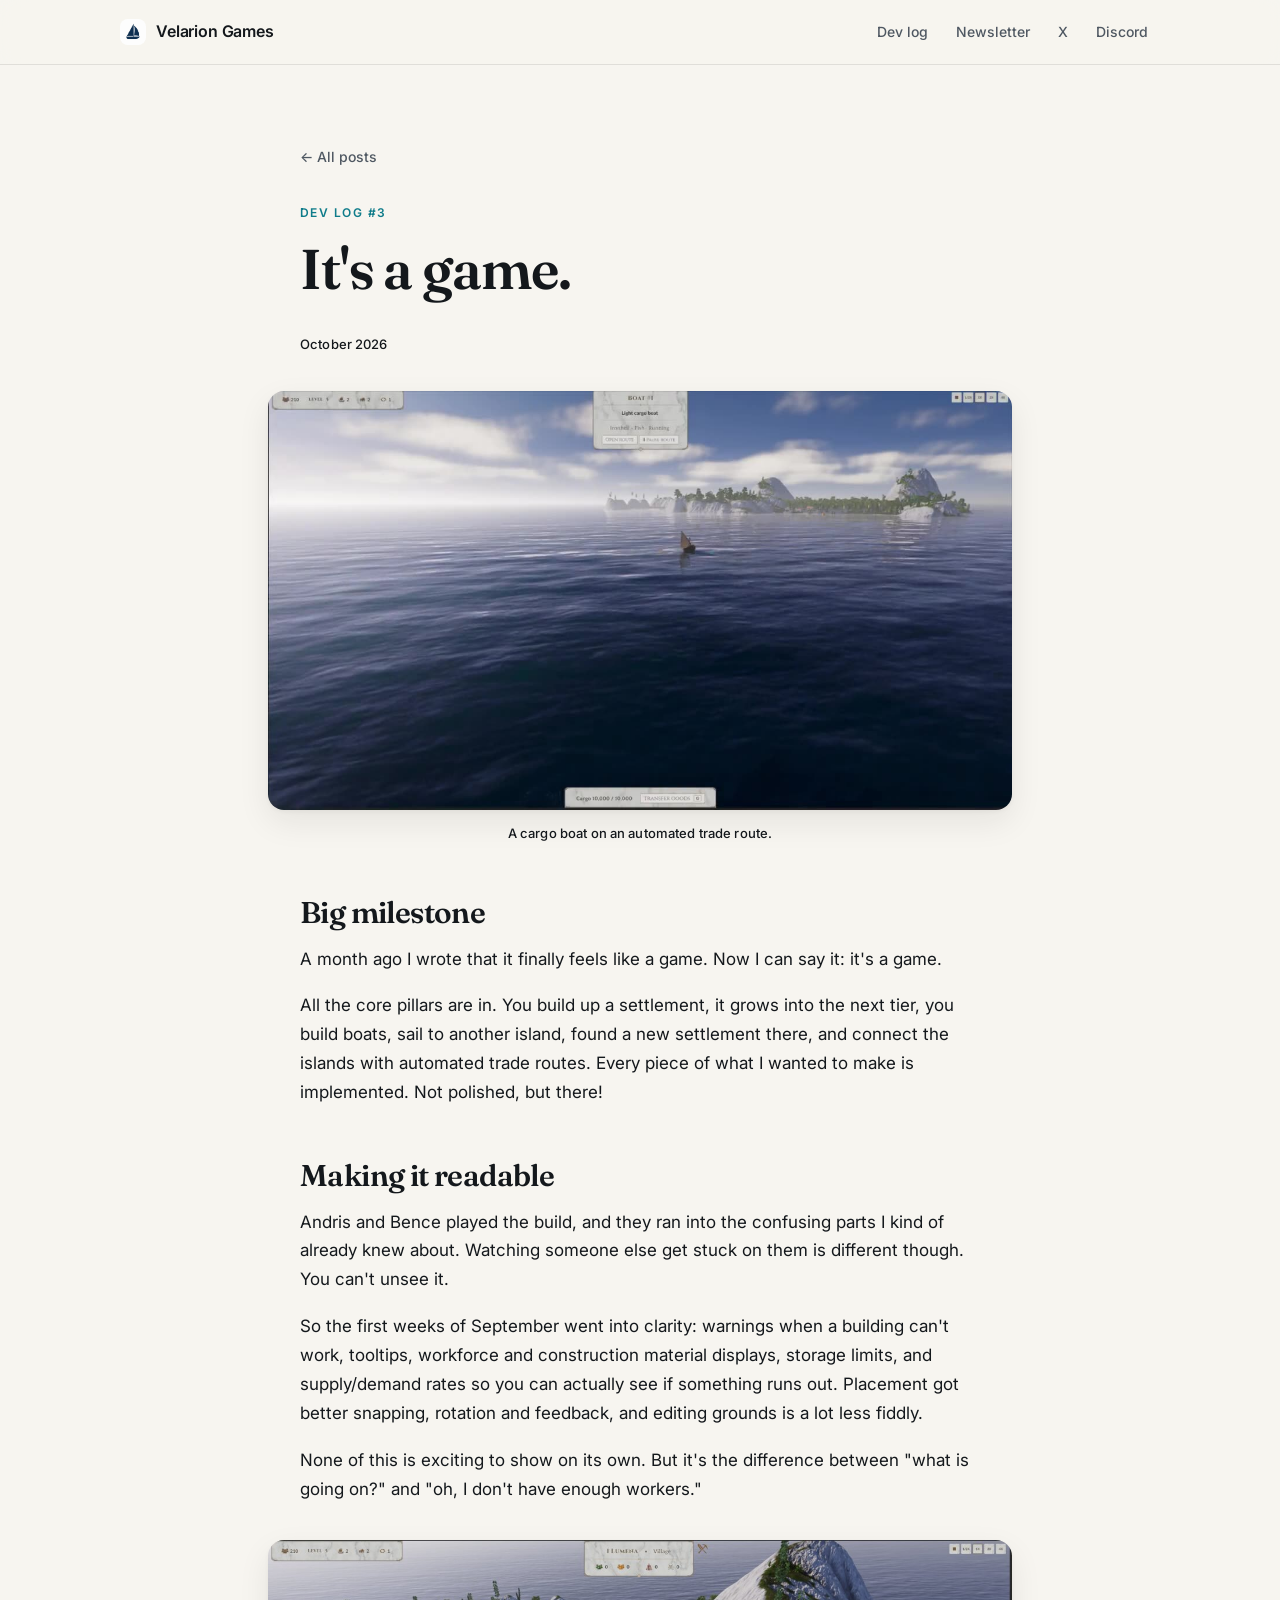
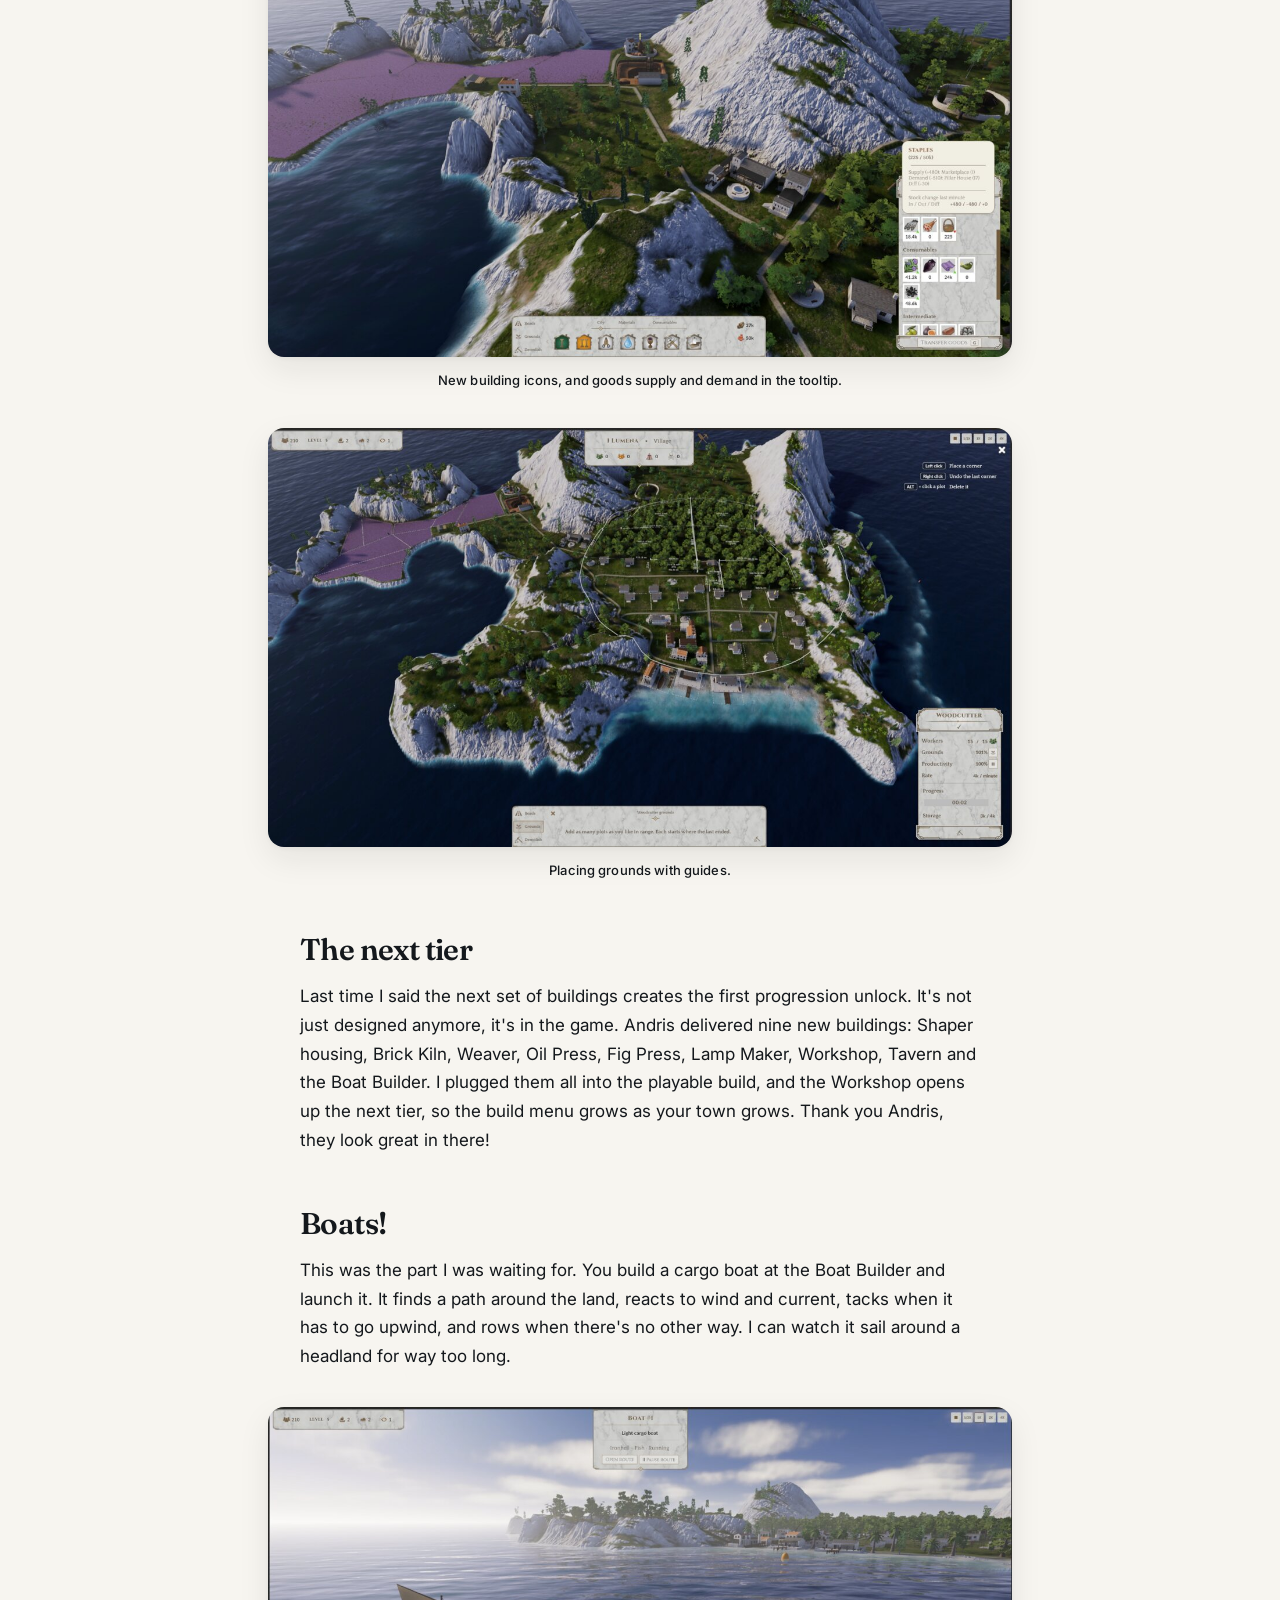
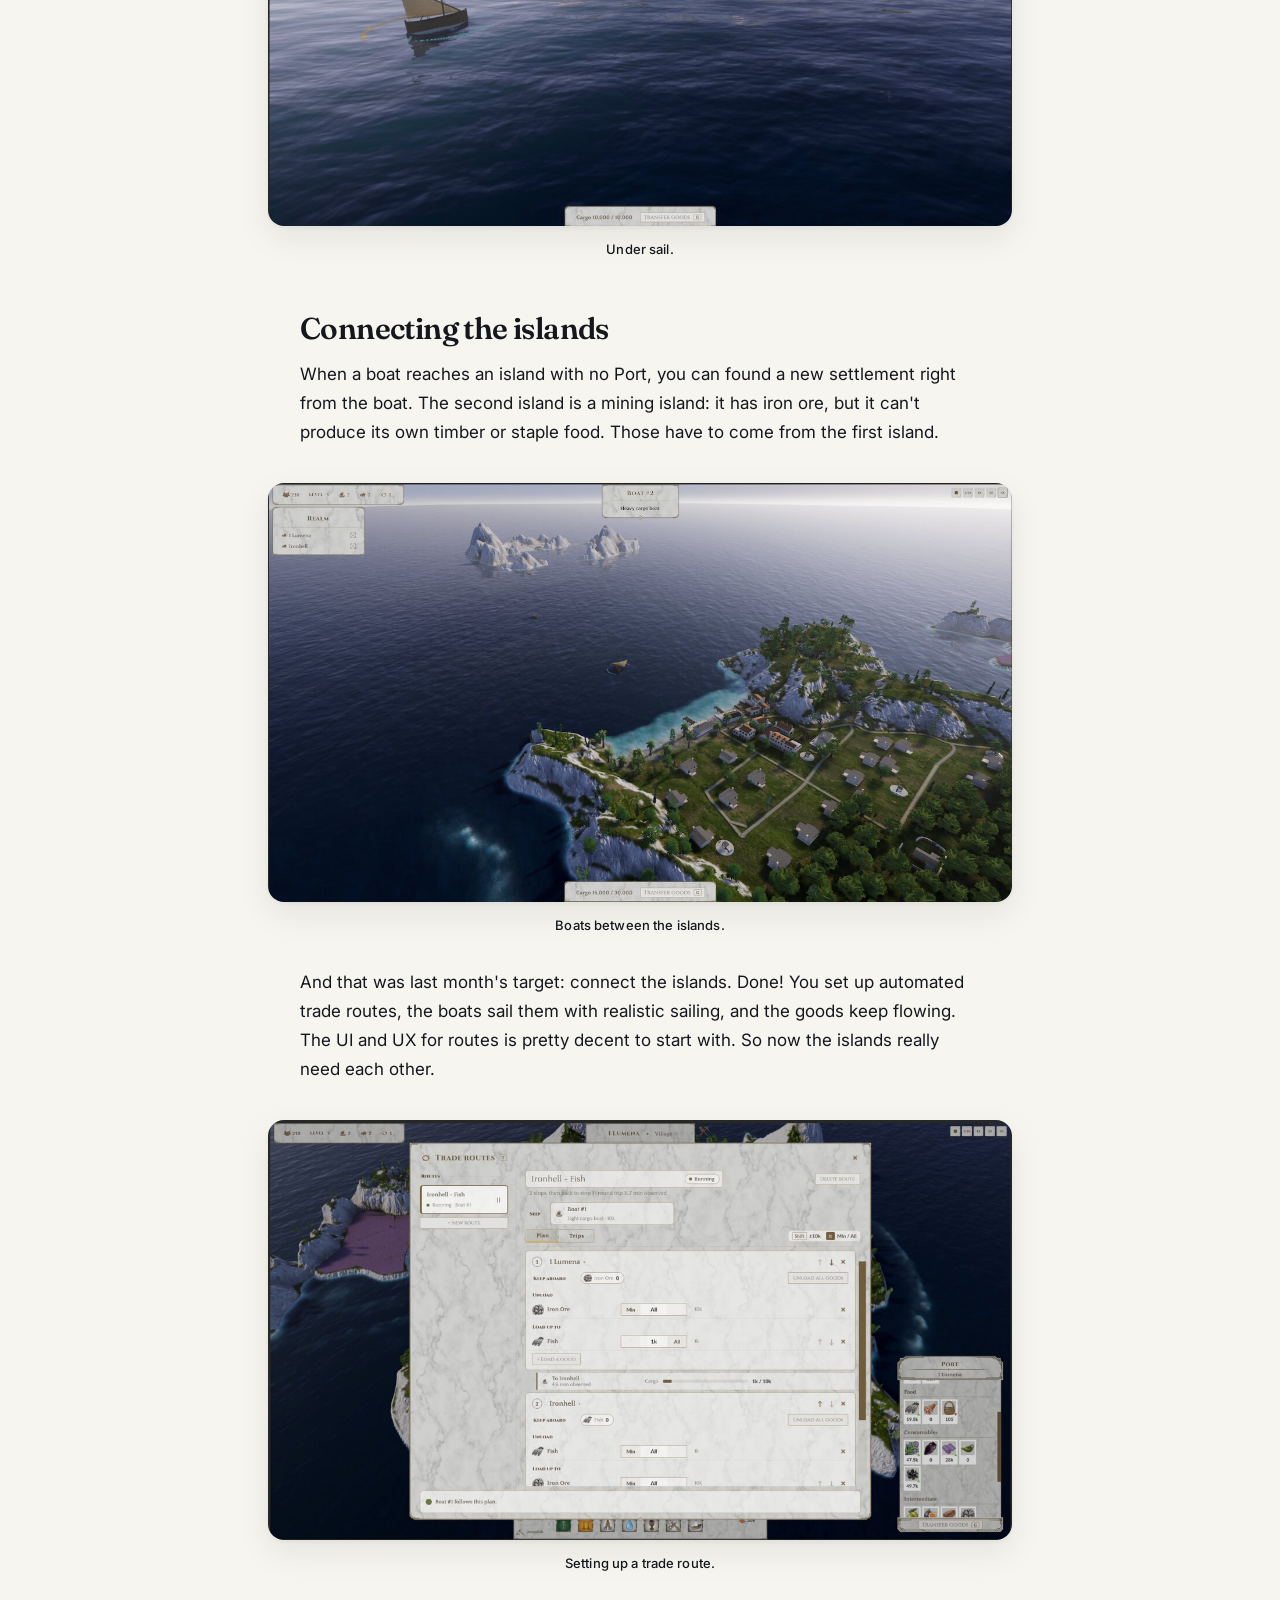
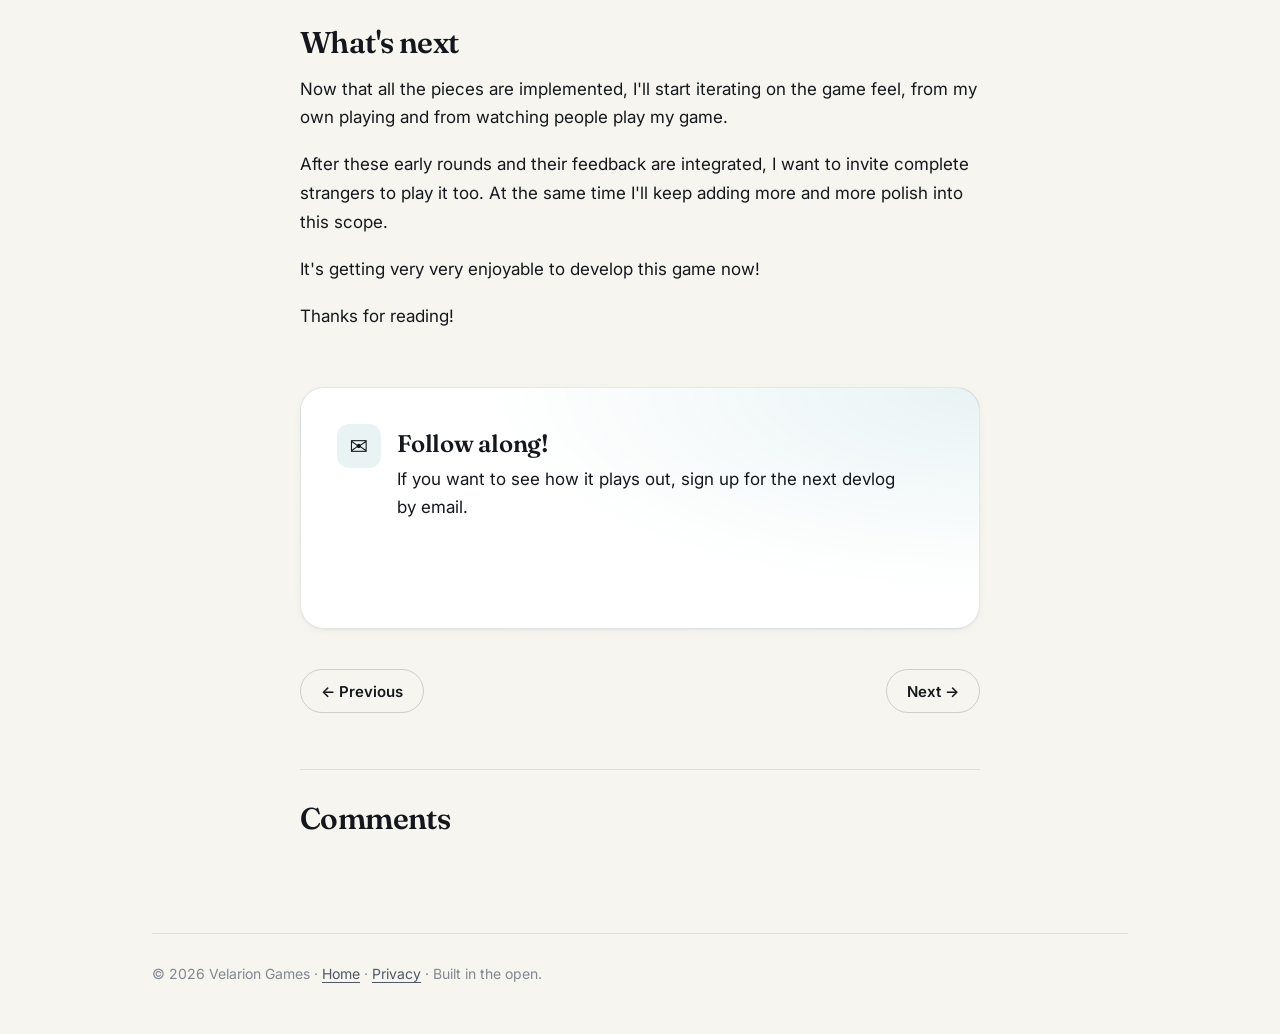
<file: devlog/posts/devlog-3.html>
<!DOCTYPE html>
<html lang="en">
<head>
  <meta charset="UTF-8">
  <meta name="viewport" content="width=device-width, initial-scale=1">
  <title>It's a game. - Velarion Games Dev log</title>
  <meta name="description" content="All the core pillars are in: the next tier, sailing cargo boats, a second settlement, and automated trade routes between the islands.">
  <link rel="icon" href="../../assets/velarionicon.png" type="image/png">
  <link rel="stylesheet" href="../../assets/styles.css">
  <!-- visitor stats: Umami, cookieless; see privacy.html -->
  <script defer src="https://cloud.umami.is/script.js" data-website-id="f9b09959-e14e-4fc7-bab5-a89dfbc5439d" data-domains="velarion.games"></script>
</head>
<body>
  <header class="site-header">
    <a class="brand" href="/">
      <img class="site-icon" src="../../assets/velarionicon.png" alt="" width="22" height="22">
      Velarion Games
    </a>
    <nav aria-label="Site">
      <a href="../index.html">Dev log</a>
      <a href="/#newsletter">Newsletter</a>
      <a href="https://x.com/VelarionGames" rel="noopener noreferrer">X</a>
      <a href="https://discord.gg/VWsafFcXDW" rel="noopener noreferrer">Discord</a>
    </nav>
  </header>
  <main class="notion-shell">
    <article class="post-article">
      <a class="back-link" href="../index.html">← All posts</a>
      <span class="notion-eyebrow">Dev log #3</span>
      <h1>It's a game.</h1>
      <p class="post-meta">October 2026</p>

      <video src="../../assets/devlog-3-trade-route.mp4" poster="../../assets/devlog-3-trade-route-poster.jpg" autoplay muted loop playsinline aria-label="A cargo boat sailing an automated trade route between two islands."></video>
      <p class="post-meta">A cargo boat on an automated trade route.</p>

      <h2>Big milestone</h2>

      <p>
        A month ago I wrote that it finally feels like a game. Now I can say it: it's a game.
      </p>

      <p>
        All the core pillars are in. You build up a settlement, it grows into the next tier, you build boats, sail to another island, found a new settlement there, and connect the islands with automated trade routes.
        Every piece of what I wanted to make is implemented. Not polished, but there!
      </p>

      <h2>Making it readable</h2>

      <p>
        Andris and Bence played the build, and they ran into the confusing parts I kind of already knew about.
        Watching someone else get stuck on them is different though. You can't unsee it.
      </p>

      <p>
        So the first weeks of September went into clarity: warnings when a building can't work, tooltips, workforce and construction material displays, storage limits, and supply/demand rates so you can actually see if something runs out.
        Placement got better snapping, rotation and feedback, and editing grounds is a lot less fiddly.
      </p>

      <p>
        None of this is exciting to show on its own. But it's the difference between "what is going on?" and "oh, I don't have enough workers."
      </p>

      <img src="../../assets/devlog-3-readability.jpg" alt="New building icons, and a tooltip showing goods supply and demand." loading="lazy">
      <p class="post-meta">New building icons, and goods supply and demand in the tooltip.</p>

      <img src="../../assets/devlog-3-grounds-placement.jpg" alt="Placing farm grounds with placement guides." loading="lazy">
      <p class="post-meta">Placing grounds with guides.</p>

      <h2>The next tier</h2>

      <p>
        Last time I said the next set of buildings creates the first progression unlock. It's not just designed anymore, it's in the game.
        Andris delivered nine new buildings: Shaper housing, Brick Kiln, Weaver, Oil Press, Fig Press, Lamp Maker, Workshop, Tavern and the Boat Builder.
        I plugged them all into the playable build, and the Workshop opens up the next tier, so the build menu grows as your town grows.
        Thank you Andris, they look great in there!
      </p>

      <h2>Boats!</h2>

      <p>
        This was the part I was waiting for. You build a cargo boat at the Boat Builder and launch it.
        It finds a path around the land, reacts to wind and current, tacks when it has to go upwind, and rows when there's no other way.
        I can watch it sail around a headland for way too long.
      </p>

      <img src="../../assets/devlog-3-boat-sailing.jpg" alt="A cargo boat under sail." loading="lazy">
      <p class="post-meta">Under sail.</p>

      <h2>Connecting the islands</h2>

      <p>
        When a boat reaches an island with no Port, you can found a new settlement right from the boat.
        The second island is a mining island: it has iron ore, but it can't produce its own timber or staple food. Those have to come from the first island.
      </p>

      <img src="../../assets/devlog-3-boats-between-islands.jpg" alt="Cargo boats sailing between two islands." loading="lazy">
      <p class="post-meta">Boats between the islands.</p>

      <p>
        And that was last month's target: connect the islands. Done!
        You set up automated trade routes, the boats sail them with realistic sailing, and the goods keep flowing.
        The UI and UX for routes is pretty decent to start with. So now the islands really need each other.
      </p>

      <img src="../../assets/devlog-3-trade-route-ui.jpg" alt="The trade route setup UI." loading="lazy">
      <p class="post-meta">Setting up a trade route.</p>

      <h2>What's next</h2>

      <p>
        Now that all the pieces are implemented, I'll start iterating on the game feel, from my own playing and from watching people play my game.
      </p>

      <p>
        After these early rounds and their feedback are integrated, I want to invite complete strangers to play it too.
        At the same time I'll keep adding more and more polish into this scope.
      </p>

      <p>
        It's getting very very enjoyable to develop this game now!
      </p>

      <p>
        Thanks for reading!
      </p>

      <div class="notion-callout" data-tone="blue">
        <div>✉️</div>
        <div>
          <strong>Follow along!</strong>
          <p>If you want to see how it plays out, sign up for the next devlog by email.</p>
          <div class="form-embed"></div>
        </div>
      </div>

      <nav class="post-nav" aria-label="Post">
        <a class="notion-button" data-variant="secondary" href="devlog-2.html">← Previous</a>
        <a class="notion-button post-nav-next" data-variant="secondary" href="devlog-4.html">Next →</a>
      </nav>

      <section class="comments">
        <h2>Comments</h2>
        <script src="https://giscus.app/client.js"
        data-repo="velarion-games/velarion-games.github.io"
        data-repo-id="R_kgDOQKMoDw"
        data-category="General"
        data-category-id="DIC_kwDOQKMoD84C-fCo"
        data-mapping="title"
        data-strict="0"
        data-reactions-enabled="1"
        data-emit-metadata="0"
        data-input-position="top"
        data-theme="preferred_color_scheme"
        data-lang="en"
        data-loading="lazy"
        crossorigin="anonymous"
        async>
        </script>
      </section>
    </article>

    <p class="notion-footer">© 2026 Velarion Games · <a href="/">Home</a> · <a href="/privacy.html">Privacy</a> · Built in the open.</p>
  </main>
  <script src="../../assets/newsletter.js" defer></script>
</body>
</html>
</file>
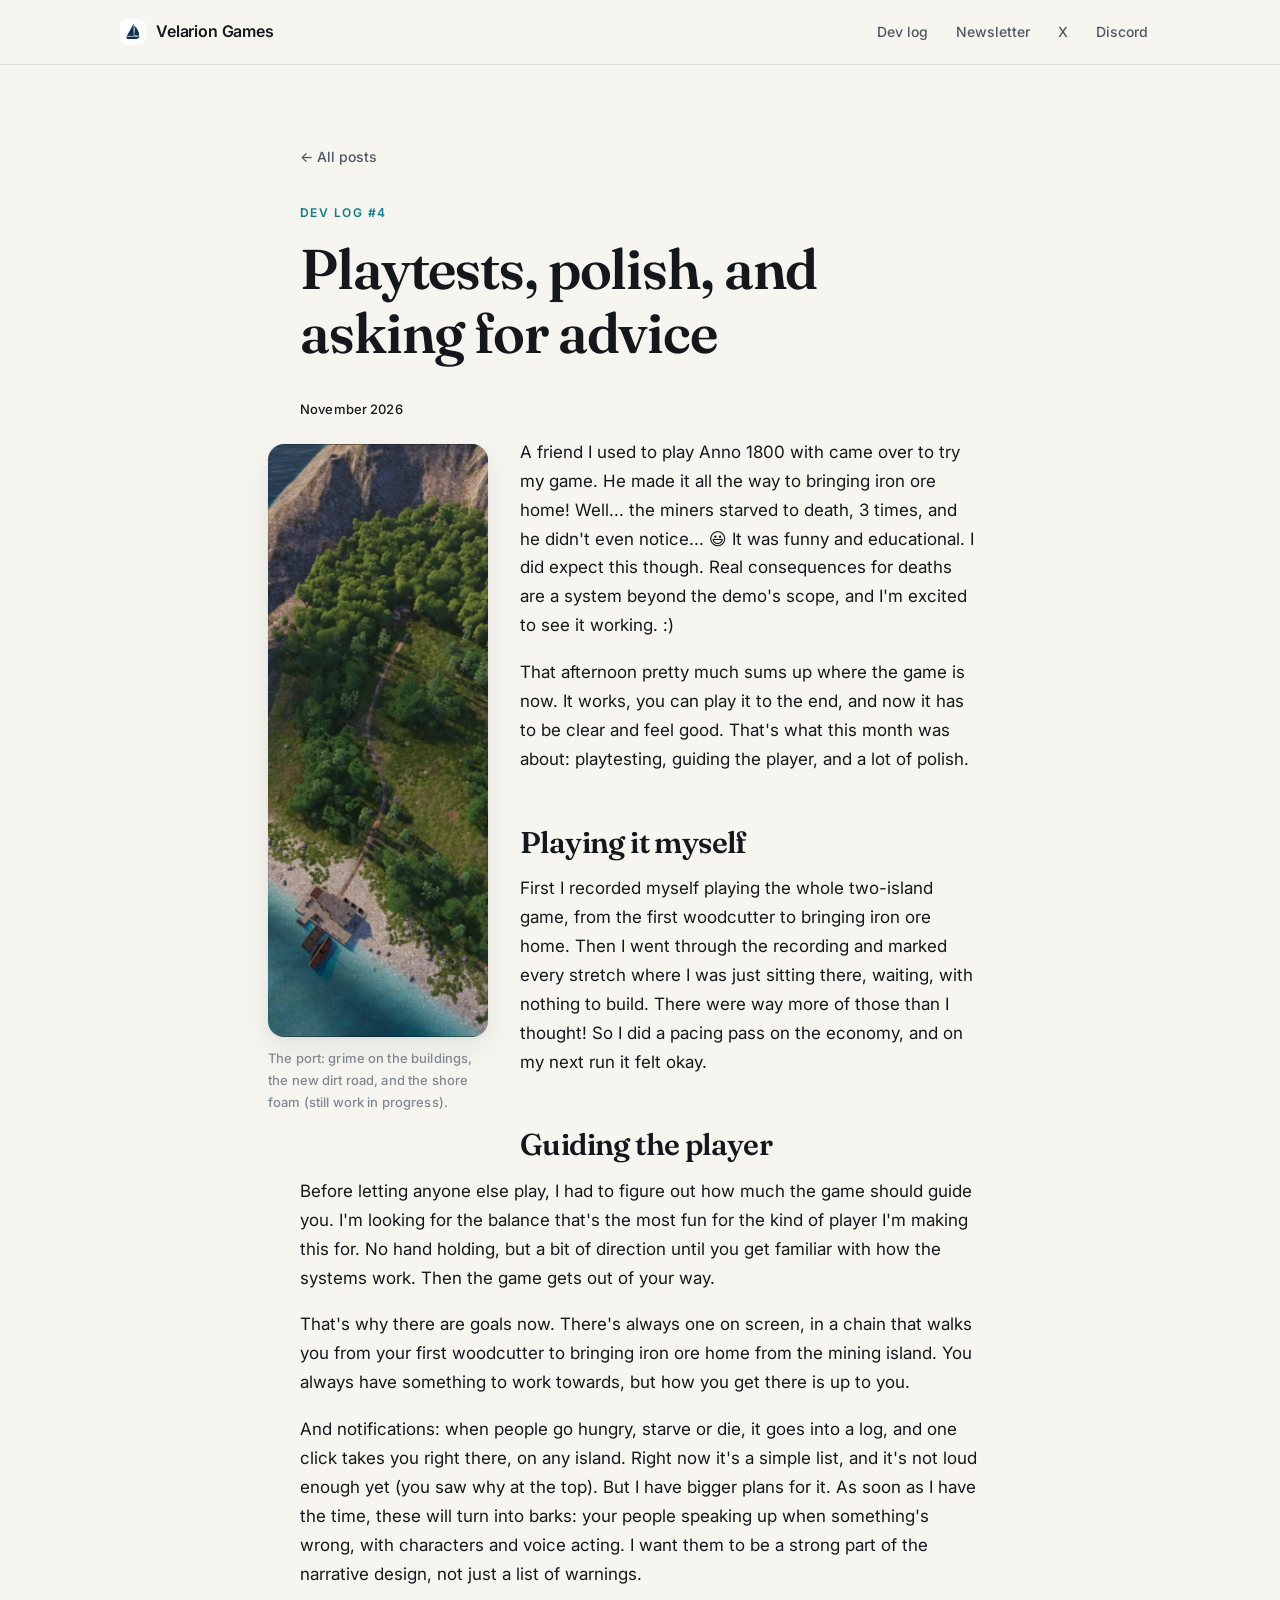
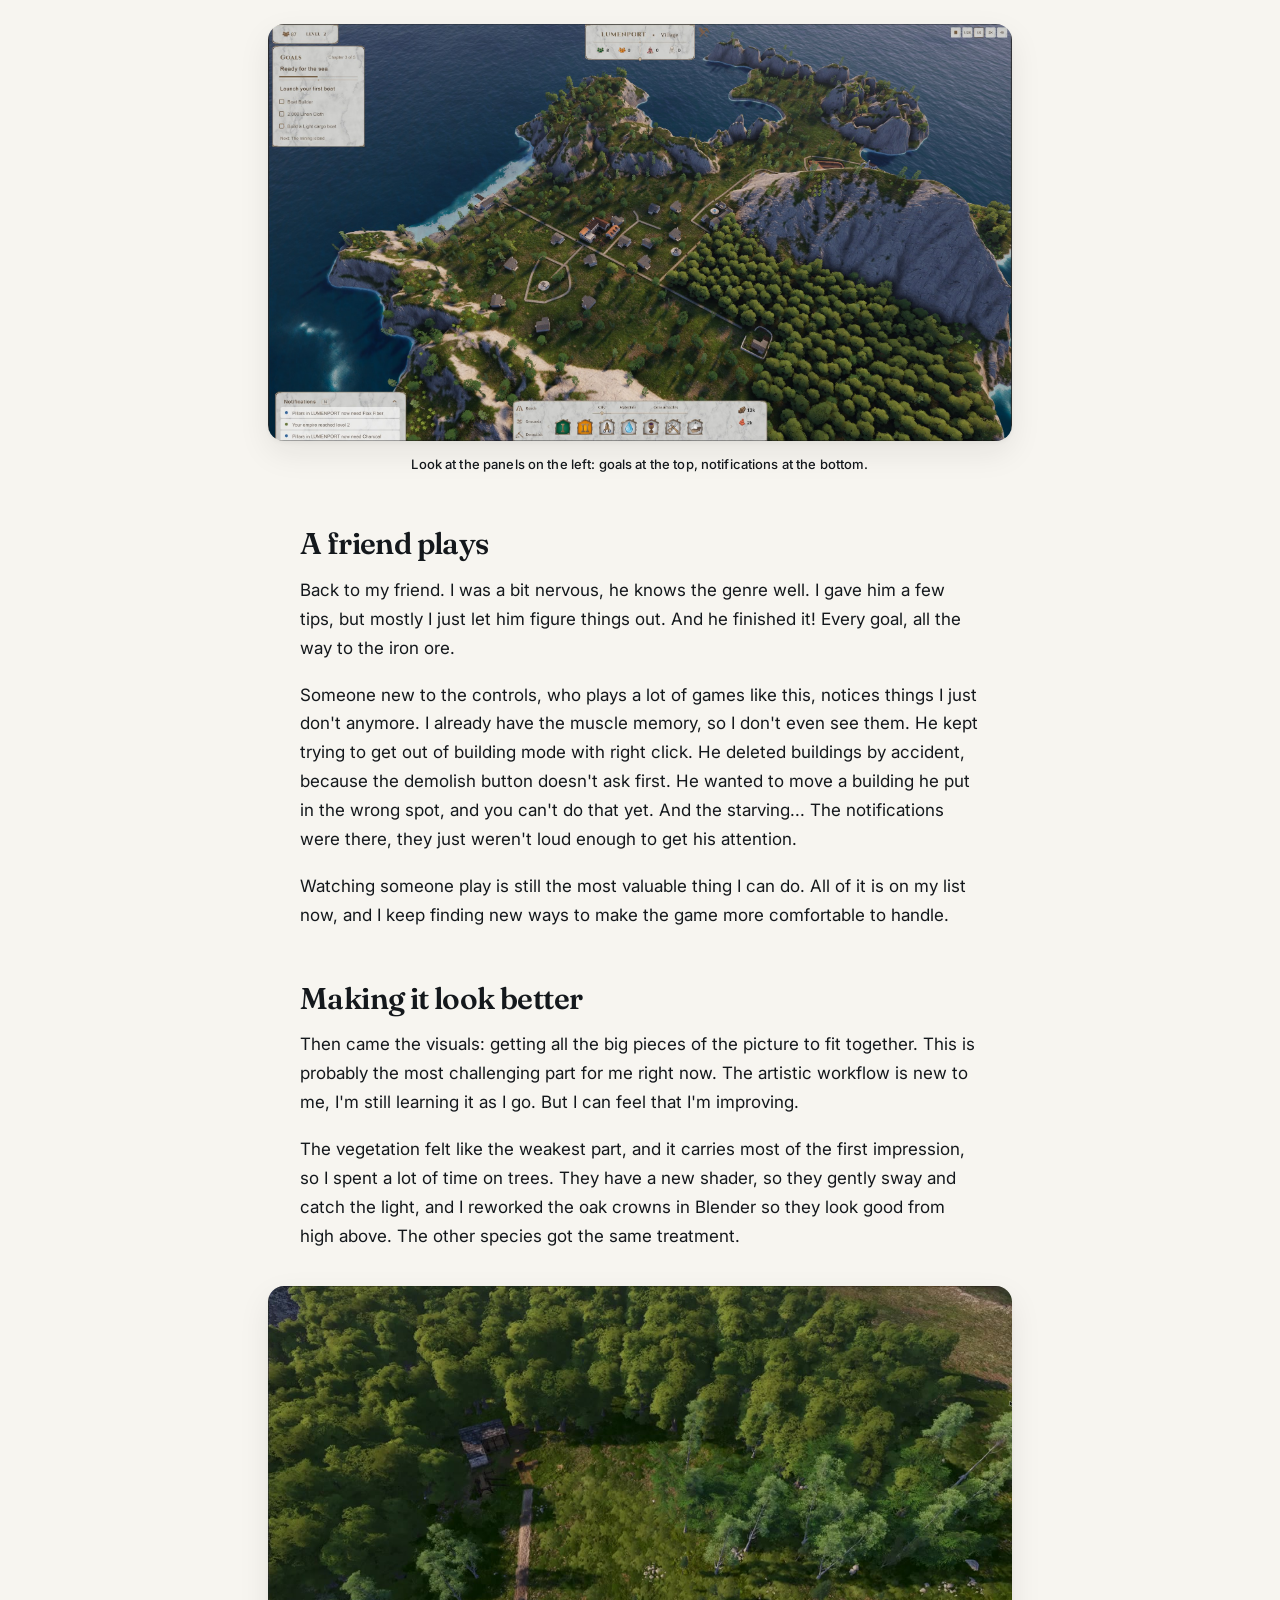
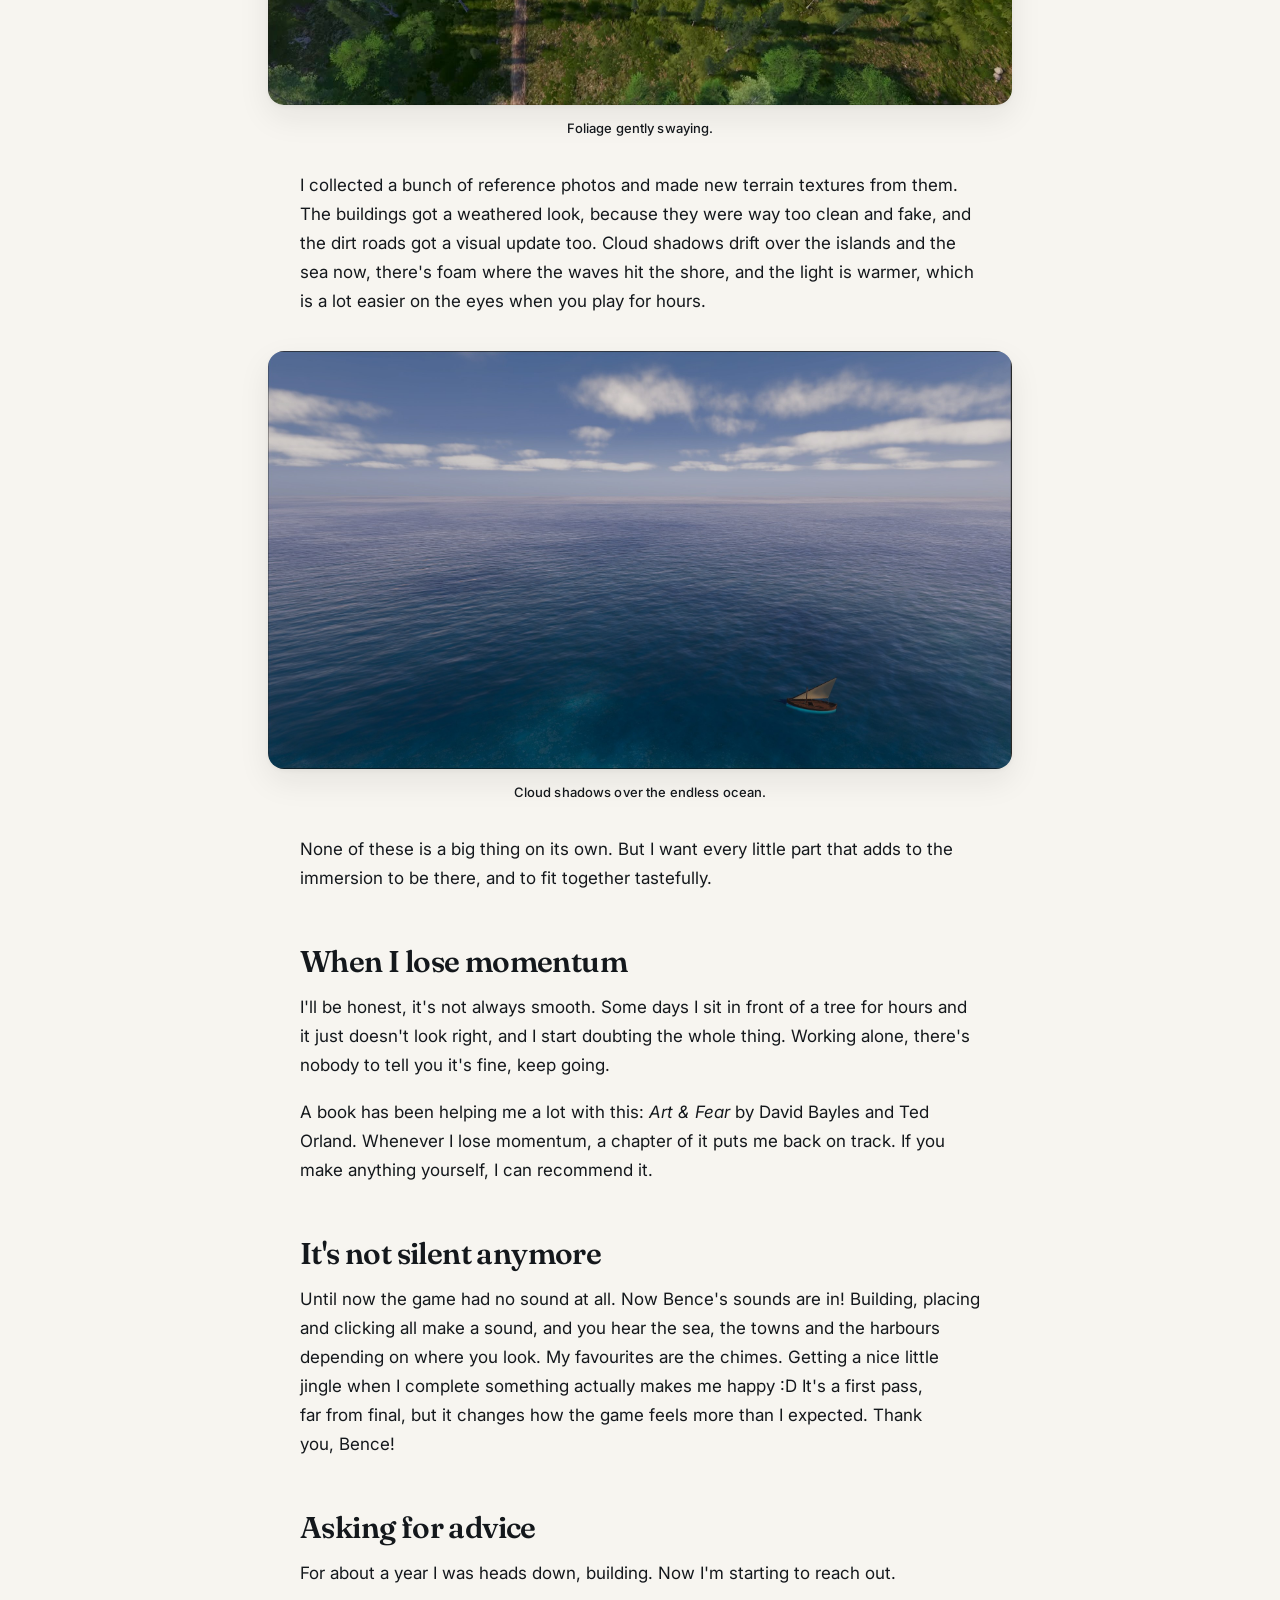
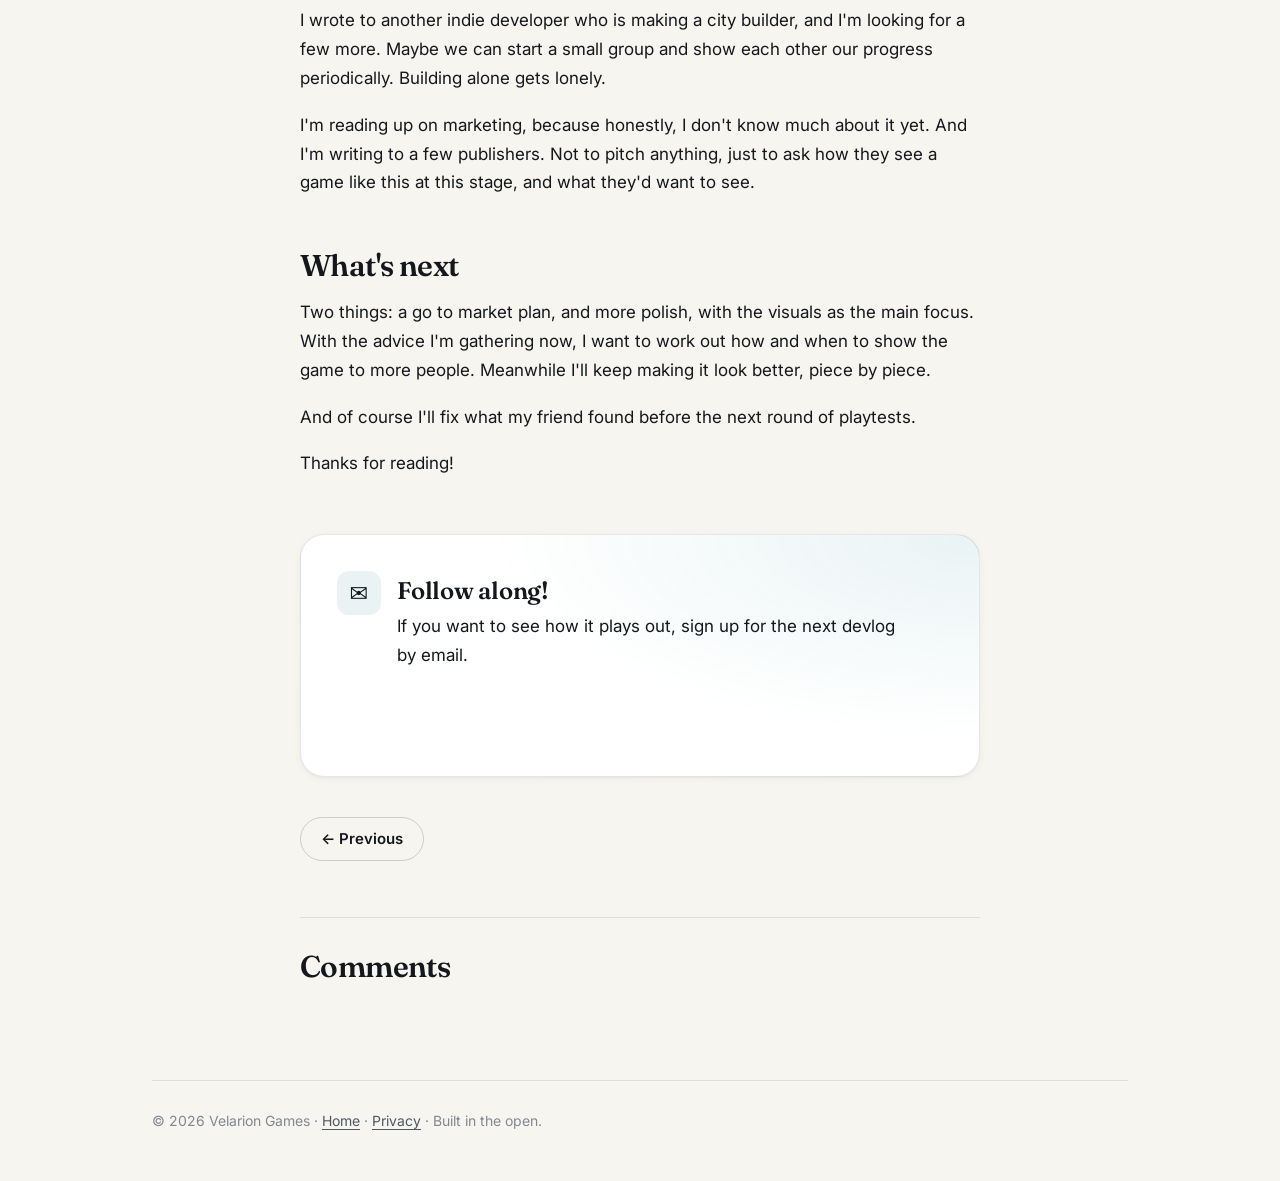
<file: devlog/posts/devlog-4.html>
<!DOCTYPE html>
<html lang="en">
<head>
  <meta charset="UTF-8">
  <meta name="viewport" content="width=device-width, initial-scale=1">
  <title>Playtests, polish, and asking for advice - Velarion Games Dev log</title>
  <meta name="description" content="October and early November: playtests, goals and notifications, a big visual pass, the first sounds, and starting to ask for advice.">
  <link rel="icon" href="../../assets/velarionicon.png" type="image/png">
  <link rel="stylesheet" href="../../assets/styles.css">
  <!-- visitor stats: Umami, cookieless; see privacy.html -->
  <script defer src="https://cloud.umami.is/script.js" data-website-id="f9b09959-e14e-4fc7-bab5-a89dfbc5439d" data-domains="velarion.games"></script>
  <style>
    .post-article .lead-float { float: left; width: 220px; margin: 6px 32px 16px calc(-1 * min(var(--gutter), 48px)); }
    .post-article .lead-float video { width: 100%; max-width: 100%; margin: 0; }
    .post-article .lead-float figcaption { margin: 10px 0 0; text-align: left; }
    @media (max-width: 640px) {
      .post-article .lead-float { float: none; width: auto; max-width: 200px; margin: 24px auto 32px; }
      .post-article .lead-float figcaption { text-align: center; }
    }
  </style>
</head>
<body>
  <header class="site-header">
    <a class="brand" href="/">
      <img class="site-icon" src="../../assets/velarionicon.png" alt="" width="22" height="22">
      Velarion Games
    </a>
    <nav aria-label="Site">
      <a href="../index.html">Dev log</a>
      <a href="/#newsletter">Newsletter</a>
      <a href="https://x.com/VelarionGames" rel="noopener noreferrer">X</a>
      <a href="https://discord.gg/VWsafFcXDW" rel="noopener noreferrer">Discord</a>
    </nav>
  </header>
  <main class="notion-shell">
    <article class="post-article">
      <a class="back-link" href="../index.html">← All posts</a>
      <span class="notion-eyebrow">Dev log #4</span>
      <h1>Playtests, polish, and asking for advice</h1>
      <p class="post-meta">November 2026</p>

      <figure class="lead-float">
        <video src="../../assets/devlog-4-port.mp4" poster="../../assets/devlog-4-port-poster.jpg" autoplay muted loop playsinline aria-label="A port on a pebble beach, with a dirt road leading up through the trees to a woodcutter's hut."></video>
        <figcaption class="post-meta">The port: grime on the buildings, the new dirt road, and the shore foam (still work in progress).</figcaption>
      </figure>

      <p>
        A friend I used to play Anno 1800 with came over to try my game.
        He made it all the way to bringing iron ore home!
        Well... the miners starved to death, 3 times, and he didn't even notice... 😃 It was funny and educational.
        I did expect this though. Real consequences for deaths are a system beyond the demo's scope, and I'm excited to see it working. :)
      </p>

      <p>
        That afternoon pretty much sums up where the game is now. It works, you can play it to the end, and now it has to be clear and feel good.
        That's what this month was about: playtesting, guiding the player, and a lot of polish.
      </p>

      <h2>Playing it myself</h2>

      <p>
        First I recorded myself playing the whole two-island game, from the first woodcutter to bringing iron ore home.
        Then I went through the recording and marked every stretch where I was just sitting there, waiting, with nothing to build.
        There were way more of those than I thought! So I did a pacing pass on the economy, and on my next run it felt okay.
      </p>

      <h2>Guiding the player</h2>

      <p>
        Before letting anyone else play, I had to figure out how much the game should guide you.
        I'm looking for the balance that's the most fun for the kind of player I'm making this for.
        No hand holding, but a bit of direction until you get familiar with how the systems work. Then the game gets out of your way.
      </p>

      <p>
        That's why there are goals now. There's always one on screen, in a chain that walks you from your first woodcutter to bringing iron ore home from the mining island.
        You always have something to work towards, but how you get there is up to you.
      </p>

      <p>
        And notifications: when people go hungry, starve or die, it goes into a log, and one click takes you right there, on any island.
        Right now it's a simple list, and it's not loud enough yet (you saw why at the top).
        But I have bigger plans for it. As soon as I have the time, these will turn into barks: your people speaking up when something's wrong, with characters and voice acting.
        I want them to be a strong part of the narrative design, not just a list of warnings.
      </p>

      <img src="../../assets/devlog-4-goals.jpg" alt="The home island from above. On the left, the goals panel shows chapter 3 of 5, Ready for the sea, and below it the notifications log." loading="lazy">
      <p class="post-meta">Look at the panels on the left: goals at the top, notifications at the bottom.</p>

      <h2>A friend plays</h2>

      <p>
        Back to my friend. I was a bit nervous, he knows the genre well.
        I gave him a few tips, but mostly I just let him figure things out. And he finished it! Every goal, all the way to the iron ore.
      </p>

      <p>
        Someone new to the controls, who plays a lot of games like this, notices things I just don't anymore. I already have the muscle memory, so I don't even see them.
        He kept trying to get out of building mode with right click. He deleted buildings by accident, because the demolish button doesn't ask first.
        He wanted to move a building he put in the wrong spot, and you can't do that yet.
        And the starving... The notifications were there, they just weren't loud enough to get his attention.
      </p>

      <p>
        Watching someone play is still the most valuable thing I can do. All of it is on my list now, and I keep finding new ways to make the game more comfortable to handle.
      </p>

      <h2>Making it look better</h2>

      <p>
        Then came the visuals: getting all the big pieces of the picture to fit together.
        This is probably the most challenging part for me right now. The artistic workflow is new to me, I'm still learning it as I go. But I can feel that I'm improving.
      </p>

      <p>
        The vegetation felt like the weakest part, and it carries most of the first impression, so I spent a lot of time on trees.
        They have a new shader, so they gently sway and catch the light, and I reworked the oak crowns in Blender so they look good from high above.
        The other species got the same treatment.
      </p>

      <video src="../../assets/devlog-4-foliage-wind.mp4" poster="../../assets/devlog-4-foliage-wind-poster.jpg" autoplay muted loop playsinline aria-label="Trees and grass gently swaying next to a woodcutter's hut."></video>
      <p class="post-meta">Foliage gently swaying.</p>

      <p>
        I collected a bunch of reference photos and made new terrain textures from them.
        The buildings got a weathered look, because they were way too clean and fake, and the dirt roads got a visual update too.
        Cloud shadows drift over the islands and the sea now, there's foam where the waves hit the shore, and the light is warmer, which is a lot easier on the eyes when you play for hours.
      </p>

      <img src="../../assets/devlog-4-cloud-shadows.jpg" alt="A small sailing boat on open sea, with cloud shadows drifting over the water toward the horizon." loading="lazy">
      <p class="post-meta">Cloud shadows over the endless ocean.</p>

      <p>
        None of these is a big thing on its own. But I want every little part that adds to the immersion to be there, and to fit together tastefully.
      </p>

      <h2>When I lose momentum</h2>

      <p>
        I'll be honest, it's not always smooth. Some days I sit in front of a tree for hours and it just doesn't look right, and I start doubting the whole thing.
        Working alone, there's nobody to tell you it's fine, keep going.
      </p>

      <p>
        A book has been helping me a lot with this: <em>Art &amp; Fear</em> by David Bayles and Ted Orland.
        Whenever I lose momentum, a chapter of it puts me back on track. If you make anything yourself, I can recommend it.
      </p>

      <h2>It's not silent anymore</h2>

      <p>
        Until now the game had no sound at all. Now Bence's sounds are in!
        Building, placing and clicking all make a sound, and you hear the sea, the towns and the harbours depending on where you look.
        My favourites are the chimes. Getting a nice little jingle when I complete something actually makes me happy :D
        It's a first pass, far from final, but it changes how the game feels more than I expected. Thank you, Bence!
      </p>

      <h2>Asking for advice</h2>

      <p>
        For about a year I was heads down, building. Now I'm starting to reach out.
      </p>

      <p>
        I wrote to another indie developer who is making a city builder, and I'm looking for a few more. Maybe we can start a small group and show each other our progress periodically. Building alone gets lonely.
      </p>

      <p>
        I'm reading up on marketing, because honestly, I don't know much about it yet.
        And I'm writing to a few publishers. Not to pitch anything, just to ask how they see a game like this at this stage, and what they'd want to see.
      </p>

      <h2>What's next</h2>

      <p>
        Two things: a go to market plan, and more polish, with the visuals as the main focus.
        With the advice I'm gathering now, I want to work out how and when to show the game to more people.
        Meanwhile I'll keep making it look better, piece by piece.
      </p>

      <p>
        And of course I'll fix what my friend found before the next round of playtests.
      </p>

      <p>
        Thanks for reading!
      </p>

      <div class="notion-callout" data-tone="blue">
        <div>✉️</div>
        <div>
          <strong>Follow along!</strong>
          <p>If you want to see how it plays out, sign up for the next devlog by email.</p>
          <div class="form-embed"></div>
        </div>
      </div>

      <nav class="post-nav" aria-label="Post">
        <a class="notion-button" data-variant="secondary" href="devlog-3.html">← Previous</a>
      </nav>

      <section class="comments">
        <h2>Comments</h2>
        <script src="https://giscus.app/client.js"
        data-repo="velarion-games/velarion-games.github.io"
        data-repo-id="R_kgDOQKMoDw"
        data-category="General"
        data-category-id="DIC_kwDOQKMoD84C-fCo"
        data-mapping="title"
        data-strict="0"
        data-reactions-enabled="1"
        data-emit-metadata="0"
        data-input-position="top"
        data-theme="preferred_color_scheme"
        data-lang="en"
        data-loading="lazy"
        crossorigin="anonymous"
        async>
        </script>
      </section>
    </article>

    <p class="notion-footer">© 2026 Velarion Games · <a href="/">Home</a> · <a href="/privacy.html">Privacy</a> · Built in the open.</p>
  </main>
  <script src="../../assets/newsletter.js" defer></script>
</body>
</html>
</file>
<file: assets/styles.css>
/*
 * Velarion Games site styles.
 * One stylesheet for every page. Class names match the existing markup.
 * Light and dark follow the visitor's system setting.
 */

@import url("https://fonts.googleapis.com/css2?family=Inter:wght@400;500;600;700&family=Fraunces:opsz,wght@9..144,500;9..144,600&display=swap");

:root {
	color-scheme: light dark;

	--bg: #f7f5f0;
	--bg-raised: #ffffff;
	--bg-sunken: #efece4;
	--text: #14181c;
	--text-soft: #4f5862;
	--text-faint: #808891;
	--border: rgba(20, 24, 28, 0.1);
	--border-strong: rgba(20, 24, 28, 0.18);
	--accent: #0f7c8a;
	--accent-strong: #0b5f6a;
	--accent-ink: #ffffff;
	--accent-tint: rgba(15, 124, 138, 0.09);
	--sand: #d9a55b;
	--shadow-sm: 0 1px 2px rgba(20, 24, 28, 0.04), 0 2px 8px rgba(20, 24, 28, 0.04);
	--shadow-md: 0 2px 4px rgba(20, 24, 28, 0.04), 0 12px 32px rgba(20, 24, 28, 0.08);
	--header-bg: rgba(247, 245, 240, 0.78);

	--font-sans: "Inter", ui-sans-serif, system-ui, -apple-system, "Segoe UI", sans-serif;
	--font-display: "Fraunces", Georgia, "Times New Roman", serif;

	--radius-sm: 10px;
	--radius: 16px;
	--radius-lg: 24px;
	--page: 1040px;
	--prose: 680px;
	--gutter: clamp(16px, 4vw, 32px);
}

@media (prefers-color-scheme: dark) {
	:root {
		--bg: #0d1316;
		--bg-raised: #141c20;
		--bg-sunken: #0a0f11;
		--text: #edf1f2;
		--text-soft: #a7b2b8;
		--text-faint: #6f7b82;
		--border: rgba(237, 241, 242, 0.09);
		--border-strong: rgba(237, 241, 242, 0.18);
		--accent: #4cc2cf;
		--accent-strong: #7dd6df;
		--accent-ink: #062226;
		--accent-tint: rgba(76, 194, 207, 0.1);
		--shadow-sm: 0 1px 2px rgba(0, 0, 0, 0.3);
		--shadow-md: 0 12px 32px rgba(0, 0, 0, 0.35);
		--header-bg: rgba(13, 19, 22, 0.72);
	}
}

/* ===== Base ===== */

*,
*::before,
*::after {
	box-sizing: border-box;
}

html {
	-webkit-text-size-adjust: 100%;
	scroll-behavior: smooth;
}

body {
	margin: 0;
	min-height: 100vh;
	background: var(--bg);
	color: var(--text);
	font-family: var(--font-sans);
	font-size: 17px;
	line-height: 1.7;
	-webkit-font-smoothing: antialiased;
	text-rendering: optimizeLegibility;
}

a {
	color: var(--accent);
	text-decoration-thickness: 1px;
	text-underline-offset: 3px;
	transition: color 150ms ease;
}
a:hover {
	color: var(--accent-strong);
}

img {
	max-width: 100%;
	height: auto;
	display: block;
}

h1,
h2,
h3 {
	font-family: var(--font-display);
	font-weight: 600;
	letter-spacing: -0.02em;
	line-height: 1.15;
	color: var(--text);
	text-wrap: balance;
}
h1 {
	font-size: clamp(38px, 6vw, 64px);
	margin: 0 0 16px;
}
h2 {
	font-size: clamp(24px, 3vw, 30px);
	margin: 56px 0 14px;
}
h3 {
	font-size: 22px;
	margin: 0 0 6px;
}

p {
	margin: 0 0 18px;
	text-wrap: pretty;
}

ul,
ol {
	padding-left: 1.3em;
	margin: 0 0 18px;
}
li {
	margin: 6px 0;
}
li::marker {
	color: var(--accent);
}

strong {
	font-weight: 600;
}

:focus-visible {
	outline: 2px solid var(--accent);
	outline-offset: 3px;
	border-radius: 6px;
}

::selection {
	background: var(--accent-tint);
}

/* ===== Header ===== */

.site-header {
	position: sticky;
	top: 0;
	z-index: 10;
	display: flex;
	align-items: center;
	justify-content: space-between;
	gap: 16px;
	padding: 14px max(var(--gutter), calc((100% - var(--page)) / 2));
	background: var(--header-bg);
	backdrop-filter: saturate(180%) blur(14px);
	-webkit-backdrop-filter: saturate(180%) blur(14px);
	border-bottom: 1px solid var(--border);
}
.page-home .site-header {
	justify-content: flex-end;
}
.site-header .brand {
	display: inline-flex;
	align-items: center;
	gap: 10px;
	font-weight: 600;
	font-size: 16px;
	letter-spacing: -0.01em;
	color: var(--text);
	text-decoration: none;
	white-space: nowrap;
}
.site-header nav {
	display: flex;
	flex-wrap: wrap;
	justify-content: flex-end;
	gap: 4px;
}
.site-header nav a {
	padding: 6px 12px;
	border-radius: 999px;
	font-size: 14px;
	font-weight: 500;
	color: var(--text-soft);
	text-decoration: none;
	transition: background 150ms ease, color 150ms ease;
}
.site-header nav a:hover,
.site-header nav a[aria-current="page"] {
	color: var(--text);
	background: var(--accent-tint);
}

.site-icon {
	object-fit: contain;
	border-radius: 8px;
	flex-shrink: 0;
}
.site-header .brand .site-icon {
	width: 26px;
	height: 26px;
}
.site-icon--hero {
	width: clamp(56px, 9vw, 84px);
	height: clamp(56px, 9vw, 84px);
	border-radius: 18px;
	box-shadow: var(--shadow-md);
}

/* ===== Page shell ===== */

.notion-shell {
	max-width: var(--page);
	margin: 0 auto;
	padding: 0 var(--gutter) 48px;
}

section {
	margin-top: 64px;
}

.notion-eyebrow {
	display: inline-block;
	margin-bottom: 14px;
	font-size: 12px;
	font-weight: 600;
	letter-spacing: 0.12em;
	text-transform: uppercase;
	color: var(--accent);
}

.notion-hero {
	margin-top: 0;
	padding: clamp(56px, 10vw, 112px) 0 8px;
	max-width: 760px;
}
.notion-hero p {
	font-size: clamp(18px, 2vw, 21px);
	line-height: 1.6;
	color: var(--text-soft);
	margin: 0;
}

.notion-footer {
	margin: 96px 0 0;
	padding-top: 28px;
	border-top: 1px solid var(--border);
	font-size: 14px;
	color: var(--text-faint);
}
.notion-footer a {
	color: var(--text-soft);
}

.visually-hidden {
	position: absolute;
	width: 1px;
	height: 1px;
	padding: 0;
	margin: -1px;
	overflow: hidden;
	clip: rect(0, 0, 0, 0);
	white-space: nowrap;
	border: 0;
}

/* ===== Home ===== */

.landing-hero {
	position: relative;
	max-width: none;
	margin: 0 calc(-1 * var(--gutter));
	padding: clamp(96px, 16vw, 180px) var(--gutter) clamp(72px, 10vw, 120px);
	border-radius: 0 0 var(--radius-lg) var(--radius-lg);
	overflow: hidden;
	isolation: isolate;
	background: #0b2a33 url("home-hero.jpg") center 55% / cover no-repeat;
}
.landing-hero::before {
	content: "";
	position: absolute;
	inset: 0;
	z-index: -1;
	background:
		linear-gradient(180deg, rgba(6, 22, 28, 0.15) 0%, rgba(6, 22, 28, 0.7) 100%),
		radial-gradient(120% 80% at 50% 100%, rgba(6, 22, 28, 0.55), transparent 70%);
}
.landing-hero h1 {
	display: flex;
	flex-direction: column;
	align-items: center;
	gap: 20px;
	margin: 0;
	text-align: center;
	color: #ffffff;
	font-size: clamp(44px, 8vw, 84px);
	text-shadow: 0 2px 24px rgba(0, 0, 0, 0.35);
}
.page-home .site-header {
	position: absolute;
	left: 0;
	right: 0;
	background: transparent;
	border-bottom-color: transparent;
	backdrop-filter: none;
	-webkit-backdrop-filter: none;
}
.page-home .site-header nav a {
	color: rgba(255, 255, 255, 0.86);
}
.page-home .site-header nav a:hover {
	color: #ffffff;
	background: rgba(255, 255, 255, 0.14);
}

.devlog-teaser {
	position: relative;
	z-index: 1;
	max-width: 760px;
	margin: -56px auto 0;
	padding: clamp(24px, 4vw, 40px);
	border-radius: var(--radius-lg);
	background: var(--bg-raised);
	border: 1px solid var(--border);
	box-shadow: var(--shadow-md);
}
.devlog-teaser .post-link {
	display: block;
	color: inherit;
	text-decoration: none;
}
.devlog-teaser .post-link h3 {
	font-size: clamp(26px, 3.4vw, 34px);
	transition: color 150ms ease;
}
.devlog-teaser .post-link:hover h3 {
	color: var(--accent);
}
.devlog-teaser .post-link p:last-child {
	font-size: 19px;
	color: var(--text-soft);
	margin: 0;
}
.devlog-teaser .notion-button-group {
	margin-top: 28px;
}
.page-home #newsletter {
	max-width: 760px;
	margin-left: auto;
	margin-right: auto;
}

/* ===== Buttons ===== */

.notion-button {
	display: inline-flex;
	align-items: center;
	justify-content: center;
	gap: 8px;
	min-height: 44px;
	padding: 10px 20px;
	border-radius: 999px;
	border: 1px solid transparent;
	font: 600 15px/1 var(--font-sans);
	text-decoration: none;
	cursor: pointer;
	transition: background 150ms ease, border-color 150ms ease, color 150ms ease, transform 150ms ease;
}
.notion-button:hover {
	transform: translateY(-1px);
}
.notion-button:not([data-variant]),
.notion-button[data-variant="secondary"] {
	background: var(--accent);
	color: var(--accent-ink);
}
.notion-button:not([data-variant]):hover,
.notion-button[data-variant="secondary"]:hover {
	background: var(--accent-strong);
	color: var(--accent-ink);
}
.notion-button[data-variant="tertiary"] {
	background: transparent;
	color: var(--text);
	border-color: var(--border-strong);
}
.notion-button[data-variant="tertiary"]:hover {
	background: var(--accent-tint);
	color: var(--text);
}
.notion-button-group {
	display: flex;
	flex-wrap: wrap;
	gap: 10px;
}

/* ===== Newsletter callout ===== */

.notion-callout {
	display: grid;
	grid-template-columns: auto 1fr;
	gap: 16px;
	margin: 48px 0 0;
	padding: clamp(22px, 4vw, 36px);
	border-radius: var(--radius-lg);
	background:
		radial-gradient(120% 140% at 100% 0%, var(--accent-tint), transparent 60%),
		var(--bg-raised);
	border: 1px solid var(--border);
	box-shadow: var(--shadow-sm);
}
.notion-callout > div:first-child {
	display: grid;
	place-items: center;
	width: 44px;
	height: 44px;
	border-radius: 12px;
	background: var(--accent-tint);
	font-size: 22px;
	line-height: 1;
}
.notion-callout strong {
	display: block;
	font-family: var(--font-display);
	font-size: 24px;
	font-weight: 600;
	letter-spacing: -0.01em;
	line-height: 1.2;
	margin: 6px 0 6px;
}
.notion-callout p {
	color: var(--text-soft);
	margin: 0;
}
.form-embed {
	margin-top: 18px;
	width: 100%;
	min-height: 52px;
}

/* EmailOctopus embed: blend its form into the callout. */
.form-embed form,
.form-embed .emailoctopus-form-wrapper,
.form-embed [class*="inline-container"] {
	background: transparent !important;
	padding: 0 !important;
	margin: 0 !important;
	max-width: none !important;
	box-shadow: none !important;
	border: 0 !important;
}
.form-embed input[type="email"],
.form-embed input[type="text"] {
	min-height: 46px !important;
	padding: 10px 16px !important;
	border-radius: 999px !important;
	border: 1px solid var(--border-strong) !important;
	background: var(--bg) !important;
	color: var(--text) !important;
	font: 400 16px var(--font-sans) !important;
}
.form-embed input[type="email"]:focus,
.form-embed input[type="text"]:focus {
	outline: 2px solid var(--accent) !important;
	outline-offset: 1px;
	border-color: transparent !important;
}
.form-embed button,
.form-embed input[type="submit"] {
	min-height: 46px !important;
	padding: 10px 22px !important;
	border-radius: 999px !important;
	border: 0 !important;
	background: var(--accent) !important;
	color: var(--accent-ink) !important;
	font: 600 15px var(--font-sans) !important;
	cursor: pointer;
}
.form-embed button:hover,
.form-embed input[type="submit"]:hover {
	background: var(--accent-strong) !important;
}

/* ===== Social ===== */

.social-icons {
	display: flex;
	justify-content: center;
	gap: 10px;
	margin-top: 24px;
}
.social-icons a {
	display: inline-flex;
	align-items: center;
	justify-content: center;
	width: 48px;
	height: 48px;
	border-radius: 999px;
	border: 1px solid var(--border);
	background: var(--bg-raised);
	transition: background 150ms ease, transform 150ms ease;
}
.social-icons a:hover {
	background: var(--accent-tint);
	transform: translateY(-1px);
}
.social-icons img {
	width: 20px;
	height: 20px;
	object-fit: contain;
}
.social-icons a[href*="discord"] img {
	width: 24px;
	height: 19px;
}
@media (prefers-color-scheme: dark) {
	.social-icons img[src$=".png"] {
		filter: invert(1);
	}
}

/* ===== Dev log index ===== */

.post-list {
	display: grid;
	gap: 14px;
	margin: 0;
	padding: 0;
	list-style: none;
}
.post-list li {
	margin: 0;
}
.post-list a.post-link {
	display: block;
	padding: 24px 28px;
	border-radius: var(--radius);
	border: 1px solid var(--border);
	background: var(--bg-raised);
	color: inherit;
	text-decoration: none;
	box-shadow: var(--shadow-sm);
	transition: transform 180ms ease, box-shadow 180ms ease, border-color 180ms ease;
}
.post-list a.post-link:hover {
	transform: translateY(-2px);
	box-shadow: var(--shadow-md);
	border-color: var(--border-strong);
}
.post-list a.post-link:hover h3 {
	color: var(--accent);
}
.post-list h3 {
	transition: color 150ms ease;
}
.post-list p {
	margin: 0;
	color: var(--text-soft);
}
.post-list .post-meta {
	margin: 0 0 8px;
}
section > h2:first-child {
	margin-top: 0;
}

.post-meta {
	font-size: 13px;
	font-weight: 500;
	letter-spacing: 0.01em;
	color: var(--text-faint);
}

/* ===== Article ===== */

.post-article {
	max-width: var(--prose);
	margin: 0 auto;
	padding-top: clamp(40px, 7vw, 80px);
}
.post-article h1 {
	font-size: clamp(36px, 5.6vw, 56px);
	margin-bottom: 32px;
}
.post-article h2 {
	margin-top: 52px;
}
.post-article p,
.post-article li {
	color: var(--text);
}
.post-article img,
.post-article video {
	display: block;
	height: auto;
	width: calc(100% + 2 * min(var(--gutter), 48px));
	max-width: calc(100% + 2 * min(var(--gutter), 48px));
	margin: 36px calc(-1 * min(var(--gutter), 48px)) 0;
	border-radius: var(--radius);
	box-shadow: var(--shadow-md);
}
.post-article img + .post-meta,
.post-article video + .post-meta {
	margin: 12px 0 32px;
	text-align: center;
}
.post-article .notion-callout {
	margin-top: 56px;
}

.back-link {
	display: flex;
	width: max-content;
	align-items: center;
	gap: 6px;
	margin-bottom: 28px;
	font-size: 14px;
	font-weight: 500;
	color: var(--text-soft);
	text-decoration: none;
}
.back-link:hover {
	color: var(--accent);
}

.capture-placeholder {
	display: grid;
	place-items: center;
	aspect-ratio: 16 / 9;
	margin: 36px 0;
	padding: 24px;
	border-radius: var(--radius);
	border: 2px dashed var(--border-strong);
	background: var(--bg-sunken);
	color: var(--text-faint);
	font-size: 15px;
	text-align: center;
}

.post-nav {
	display: flex;
	justify-content: space-between;
	gap: 12px;
	margin-top: 40px;
}
.post-nav .notion-button {
	background: transparent;
	color: var(--text);
	border-color: var(--border-strong);
}
.post-nav .notion-button:hover {
	background: var(--accent-tint);
	color: var(--text);
}
.post-nav .post-nav-next {
	margin-left: auto;
}

.comments {
	margin-top: 56px;
	padding-top: 32px;
	border-top: 1px solid var(--border);
}
.comments h2 {
	margin-top: 0;
}

/* ===== Responsive / motion ===== */

@media (max-width: 640px) {
	body {
		font-size: 16px;
	}
	.site-header {
		padding-top: 10px;
		padding-bottom: 10px;
	}
	.site-header .brand span,
	.site-header .brand {
		font-size: 15px;
	}
	.site-header nav a {
		padding: 6px 9px;
		font-size: 13px;
	}
	.notion-callout {
		grid-template-columns: 1fr;
	}
	.post-list a.post-link {
		padding: 20px;
	}
	.post-article img,
	.post-article video {
		width: 100%;
		max-width: 100%;
		margin-left: 0;
		margin-right: 0;
	}
}

@media (max-width: 480px) {
	.site-header:not(.page-home .site-header) .brand {
		font-size: 0;
		gap: 0;
	}
}

@media (prefers-reduced-motion: reduce) {
	*,
	*::before,
	*::after {
		transition: none !important;
		scroll-behavior: auto !important;
	}
}

@media (max-width: 640px) {
	.devlog-teaser {
		margin-top: -24px;
	}
}
</file>
